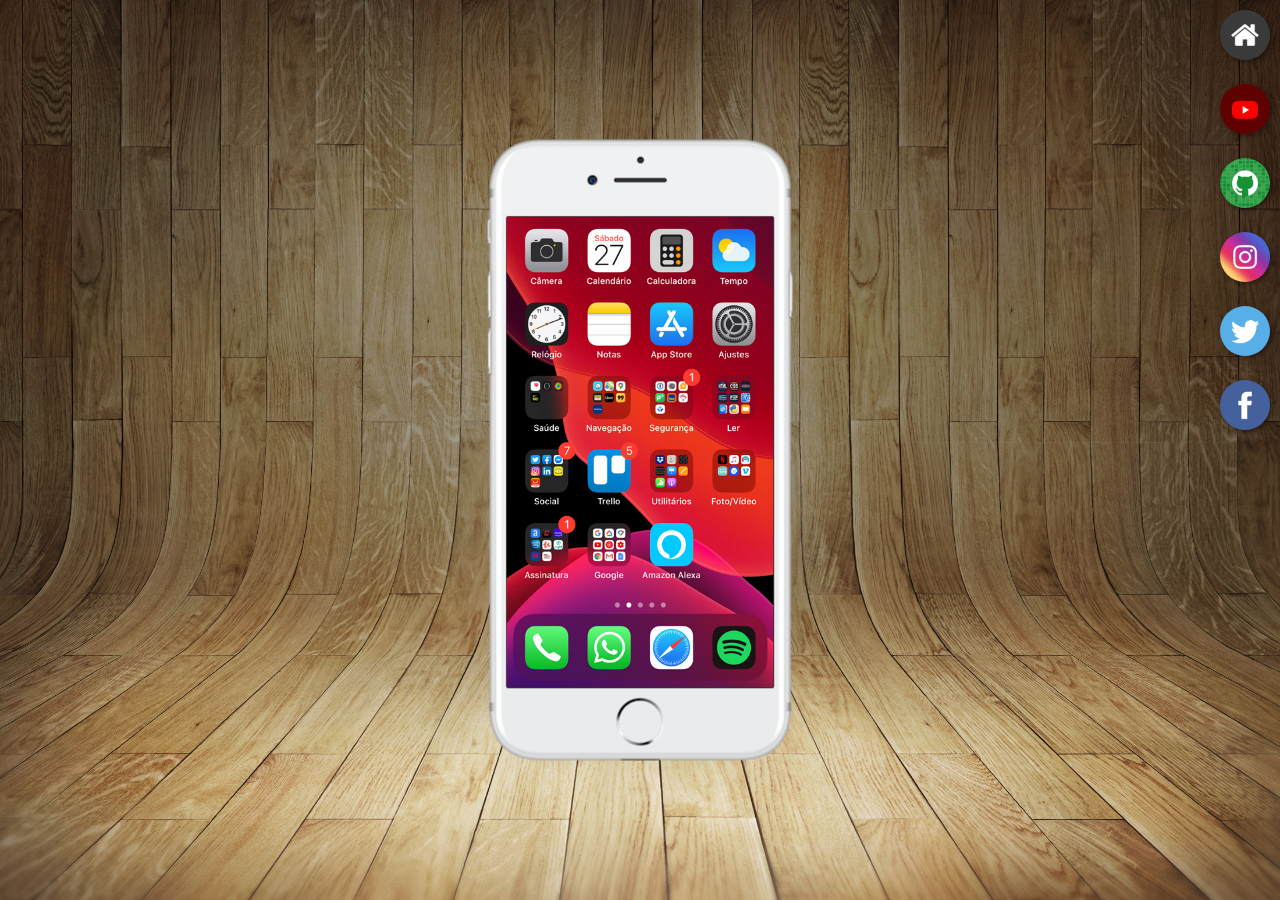
<file: index.html>
<!DOCTYPE html>
<html lang="pt-br">
<head>
    <meta charset="UTF-8">
    <meta http-equiv="X-UA-Compatible" content="IE=edge">
    <meta name="viewport" content="width=device-width, initial-scale=1.0">
    <title>Projeto Redes Sociais</title>
    <link rel="shortcut icon" href="favicon.ico" type="image/x-icon">
    <link rel="stylesheet" href="estilos/style.css">
</head>
<body>
    <main>
        <section id="telefone">
            <iframe src="home.html" name="tela" id="tela" frameborder="0">
                Seu navegador não é compatível com isso.
            </iframe>
        </section>

        <section id="redes-sociais">
            <a href="home.html" target="tela"><img src="imagens/logo-home.jpg" alt="Home"></a><br>
            <a href="youtube.html" target="tela"><img src="imagens/logo-youtube.jpg" alt="YouTube"></a><br>
            <a href="github.html" target="tela"><img src="imagens/logo-github.jpg" alt="GitHub"></a><br>
            <a href="instagram.html" target="tela"><img src="imagens/logo-instagram.jpg" alt="Instagram"></a><br>
            <a href="twitter.html" target="tela"><img src="imagens/logo-twitter.jpg" alt="Twitter"></a><br>
            <a href="facebook.html" target="tela"><img src="imagens/logo-facebook.jpg" alt="Facebook"></a>

        </section>
    </main>
    
</body>
</html>
</file>
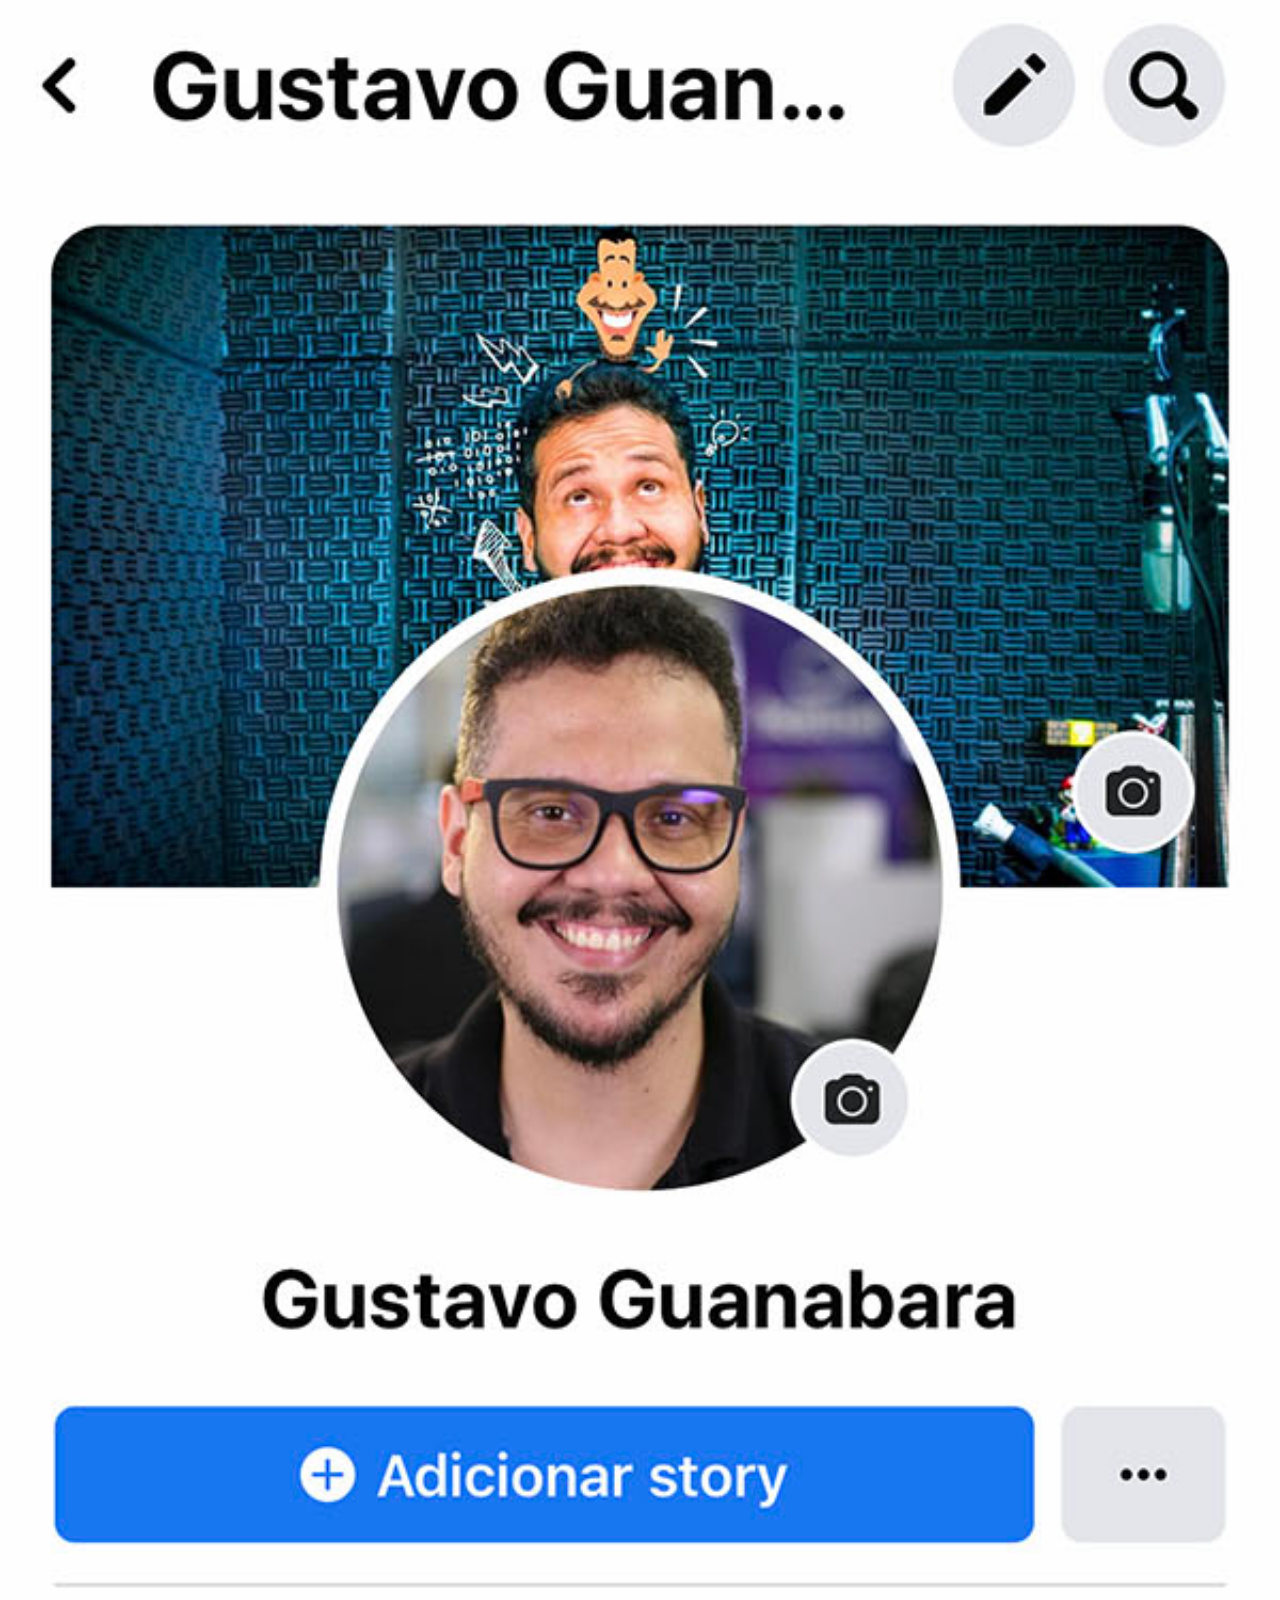
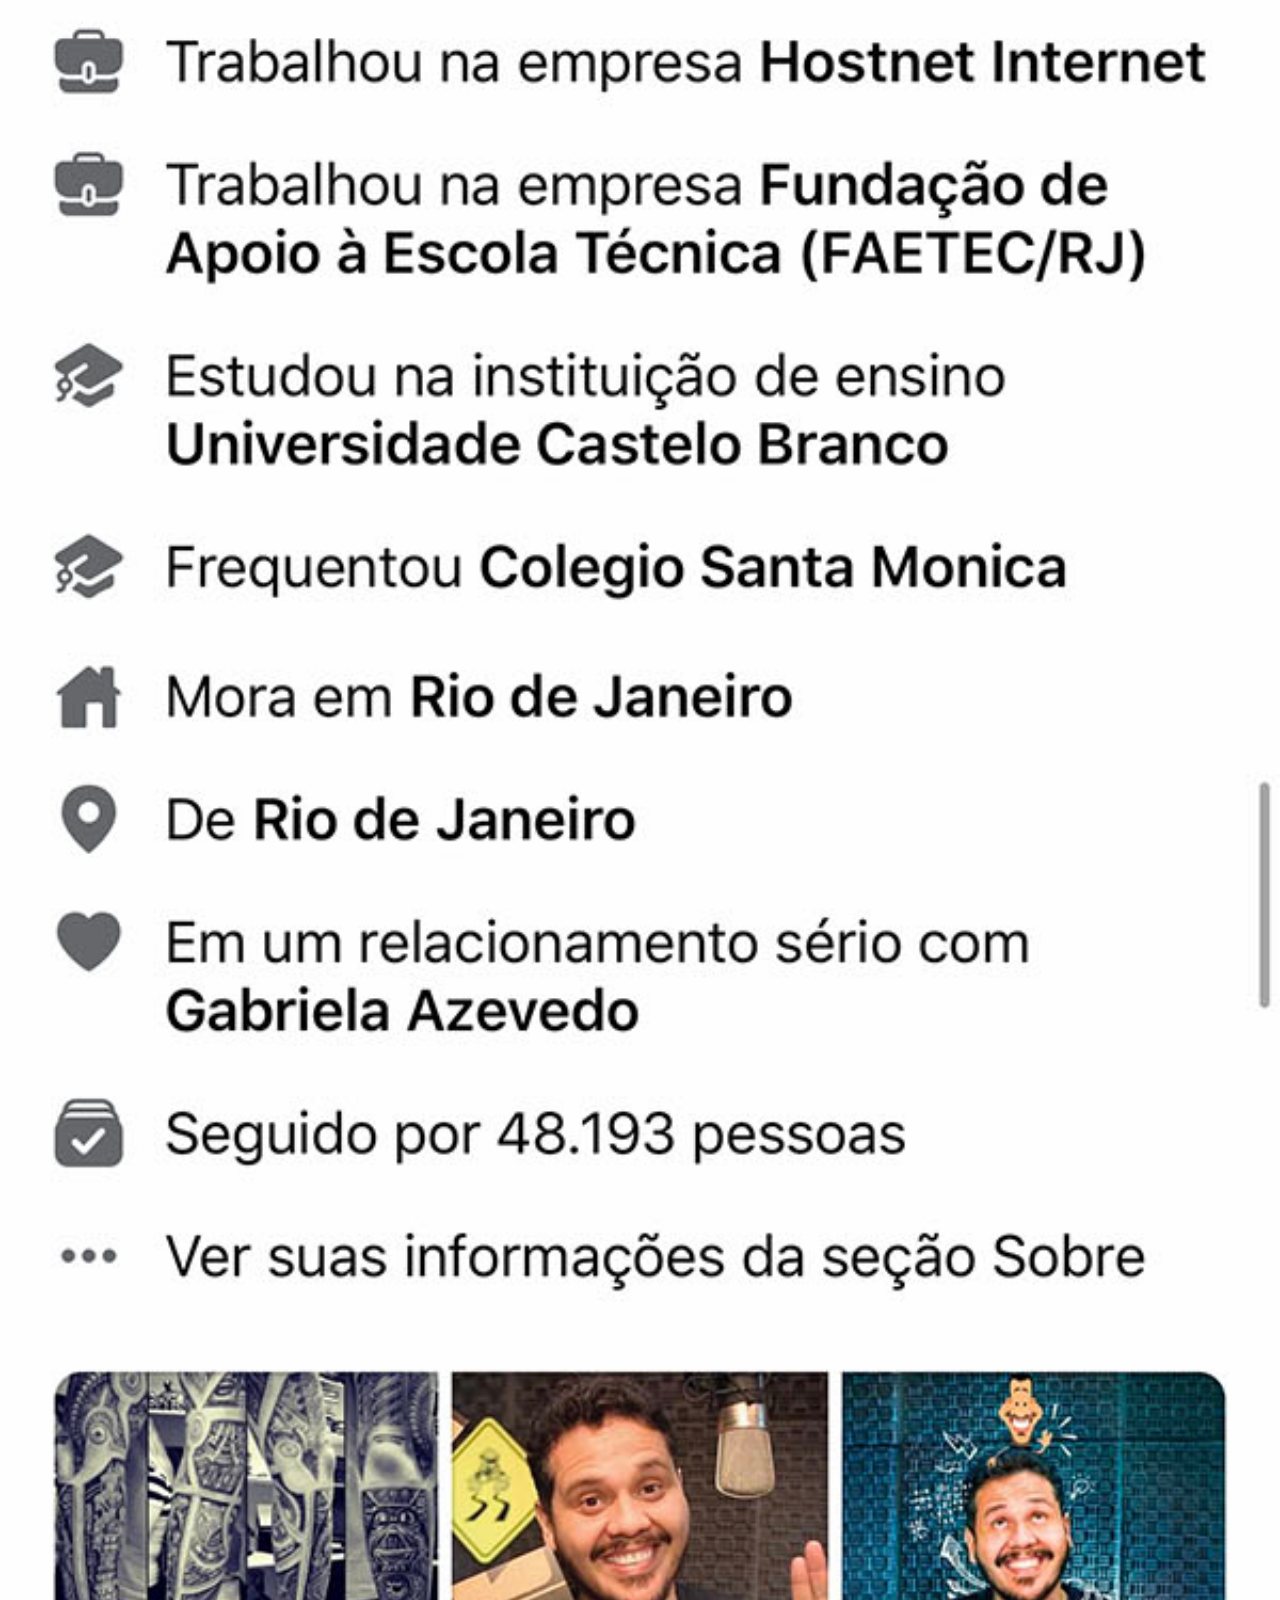
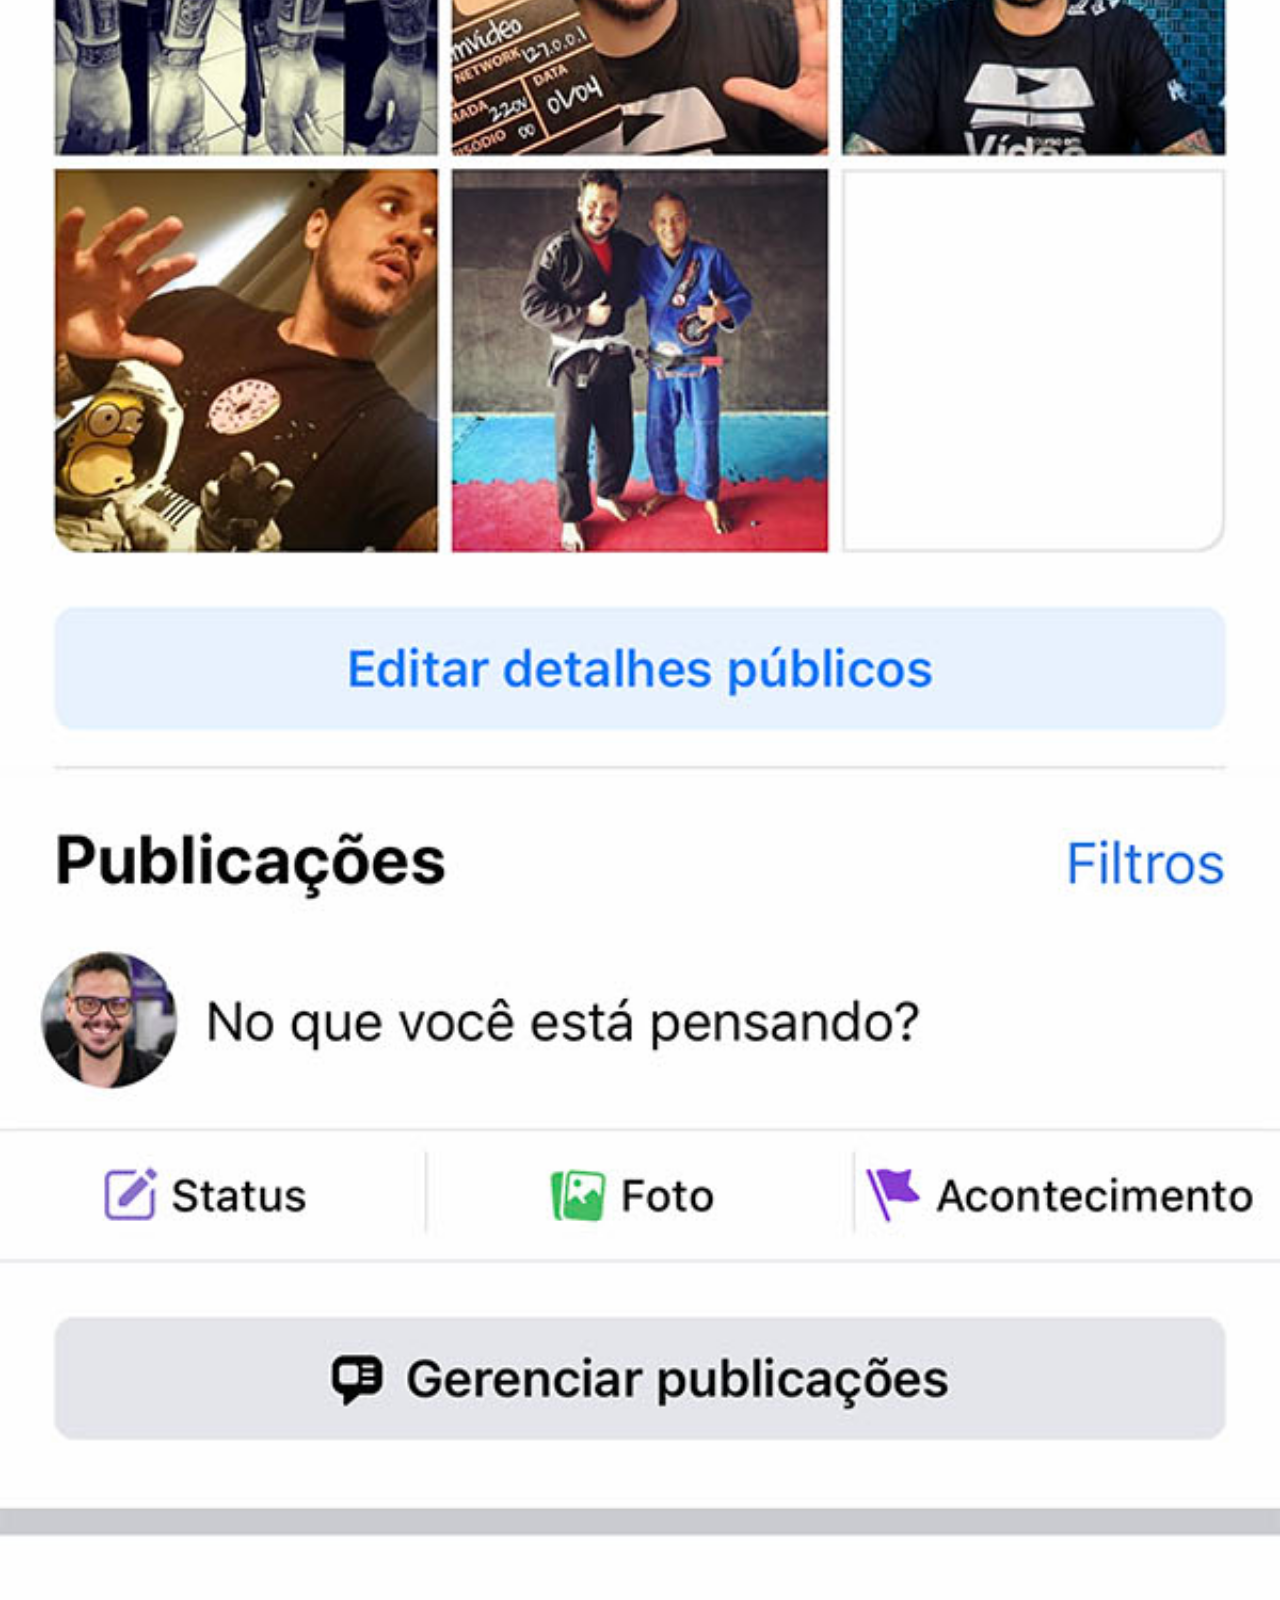
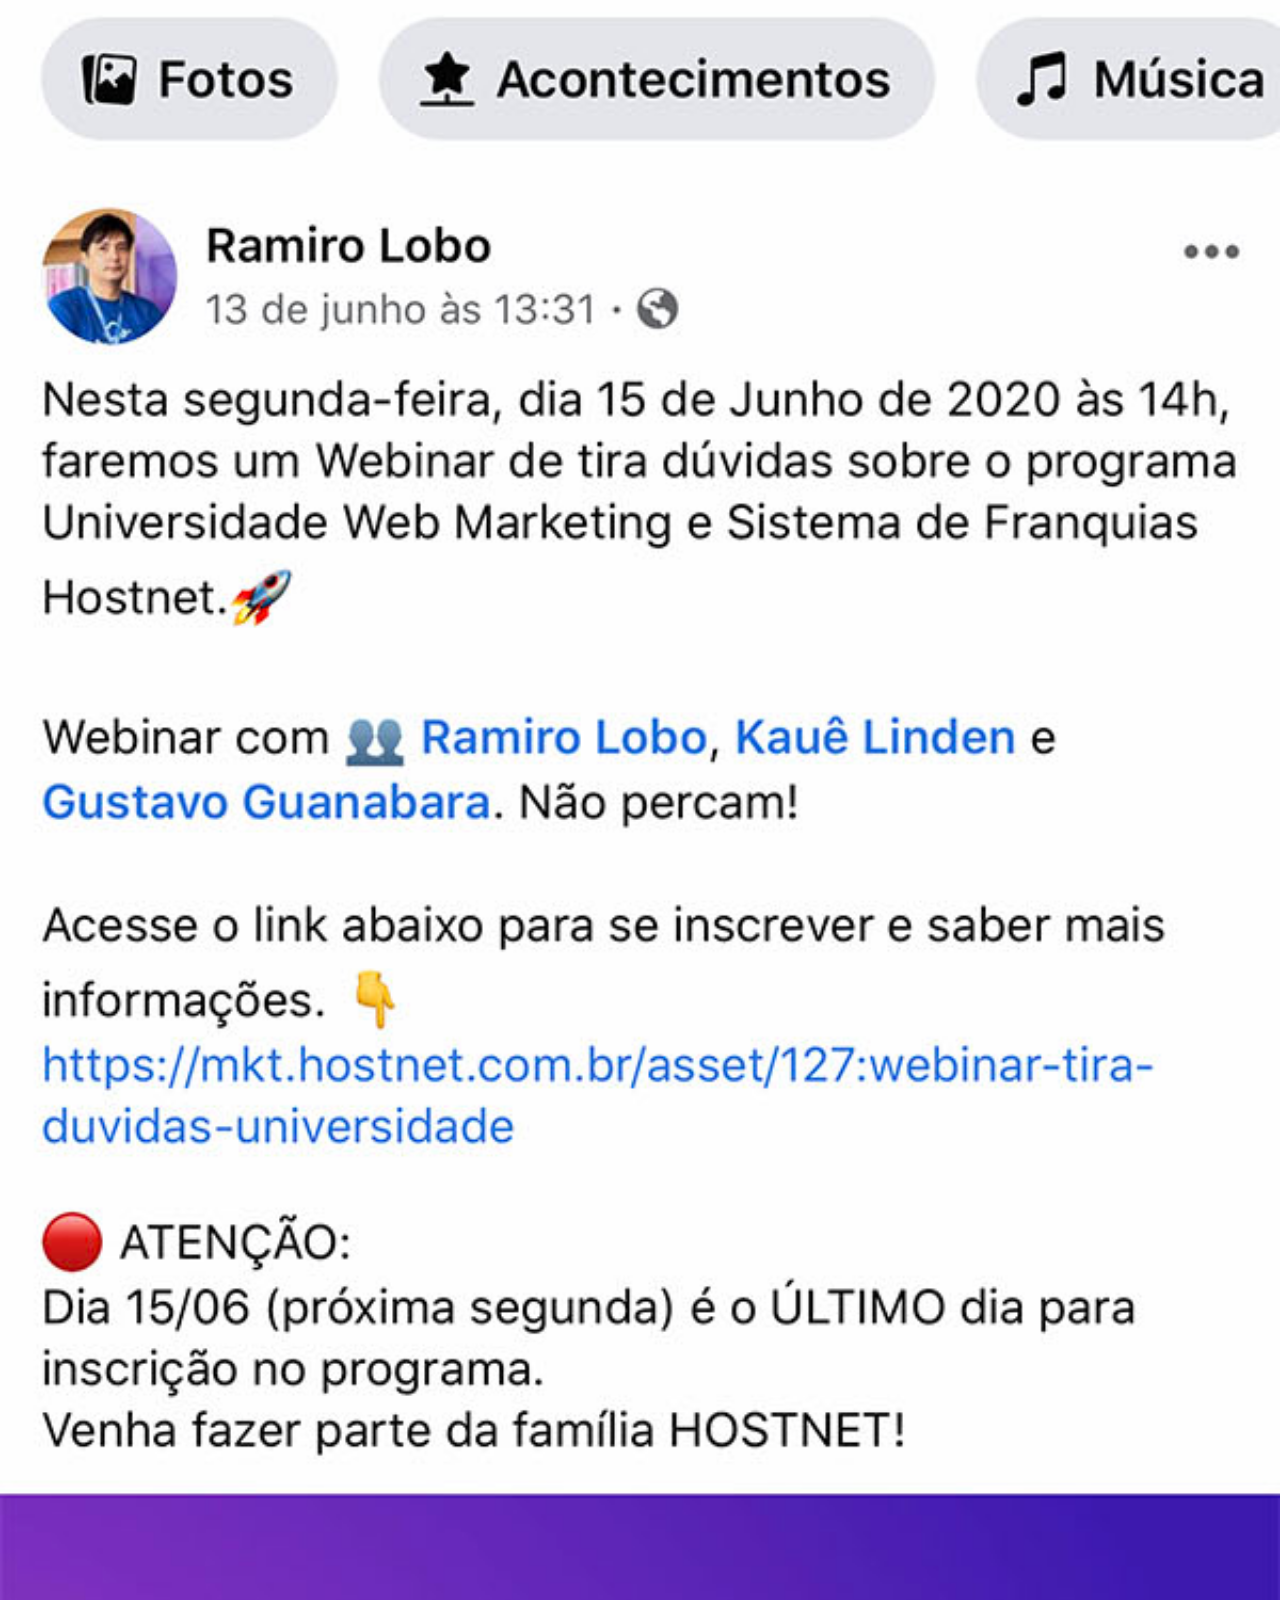
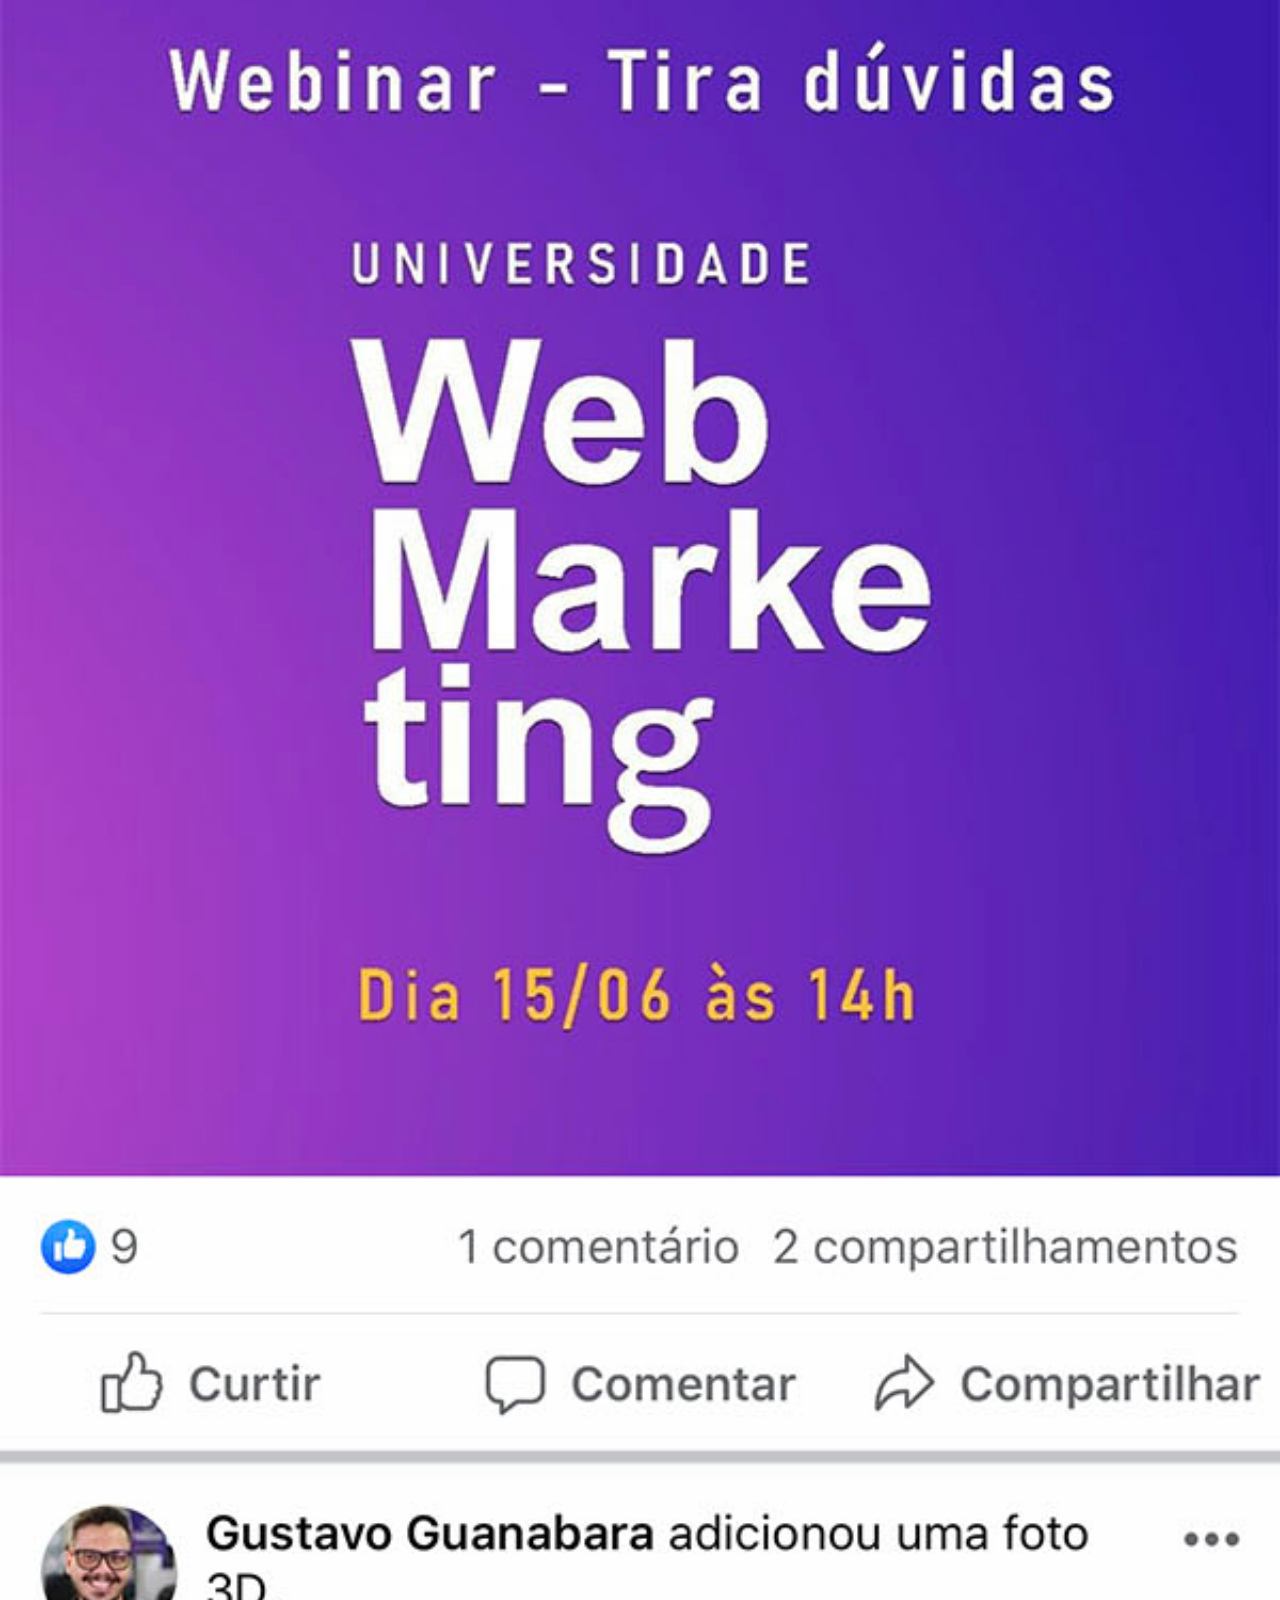
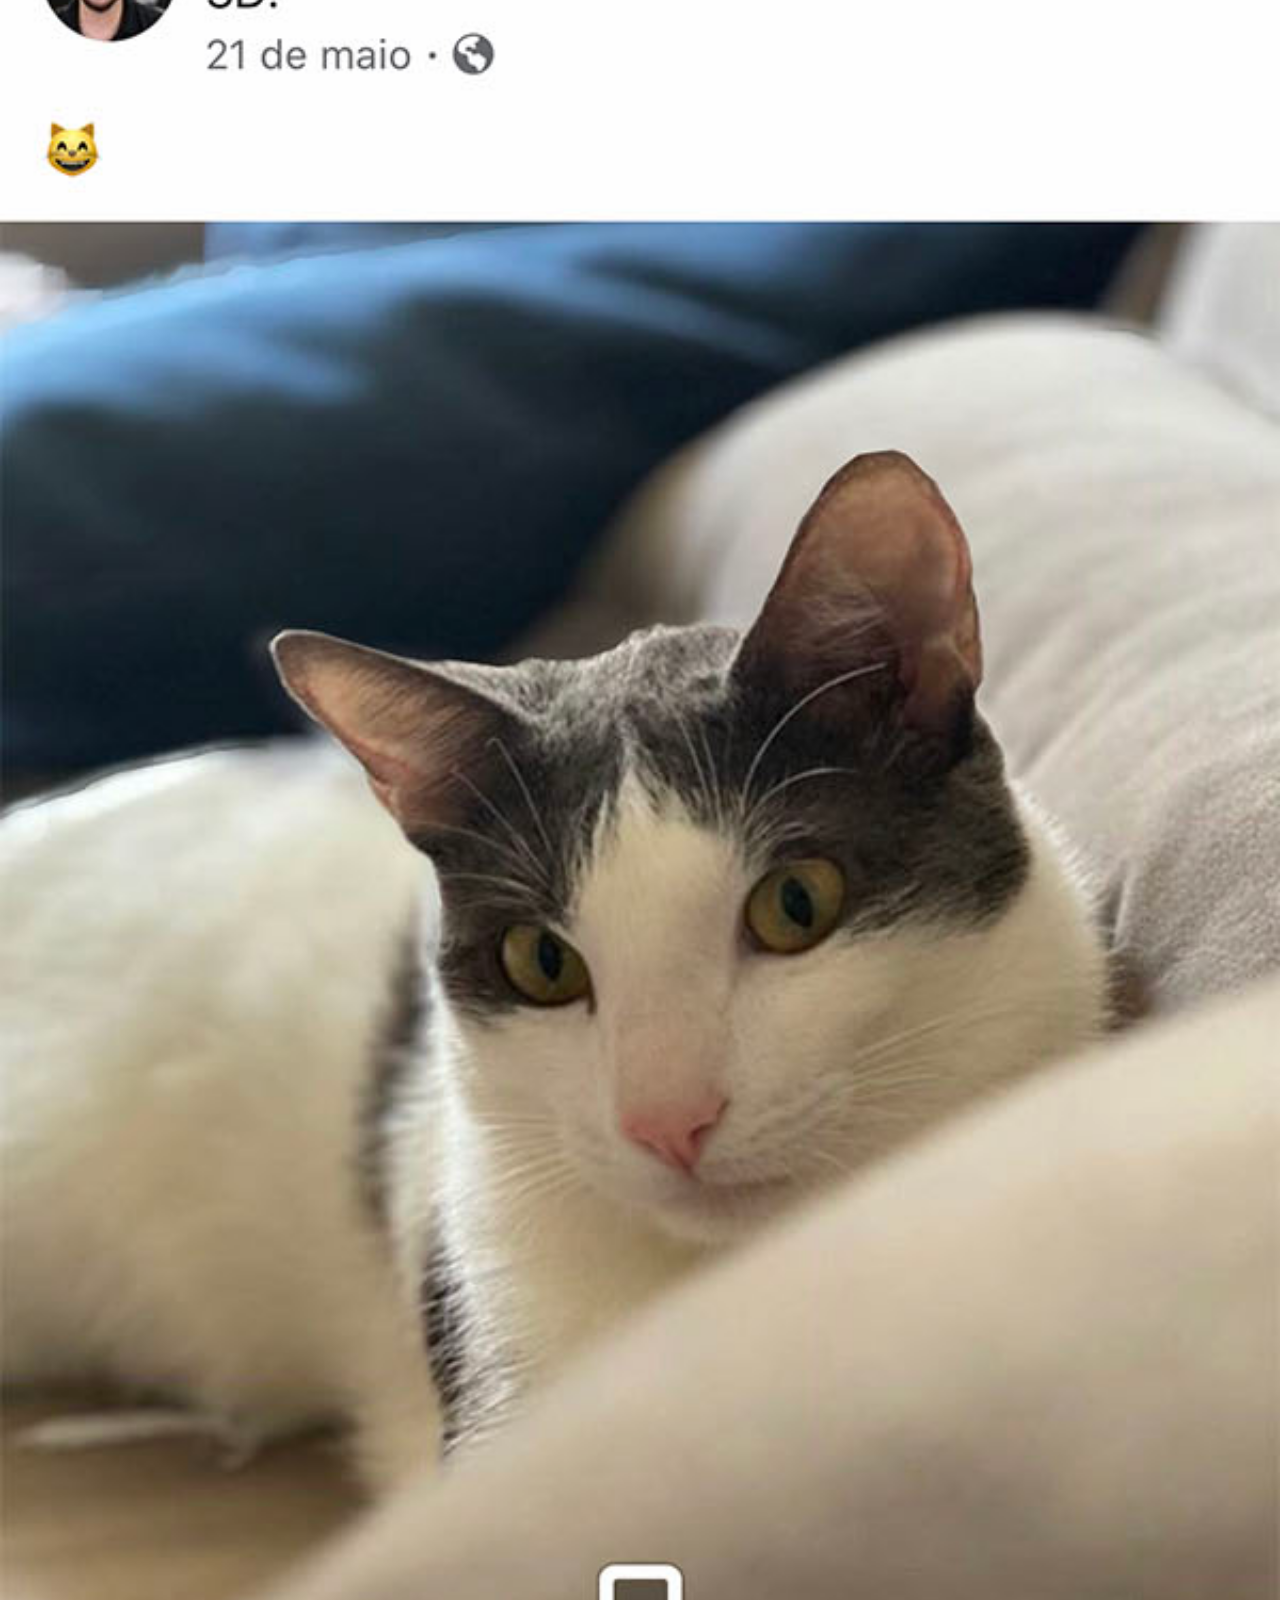
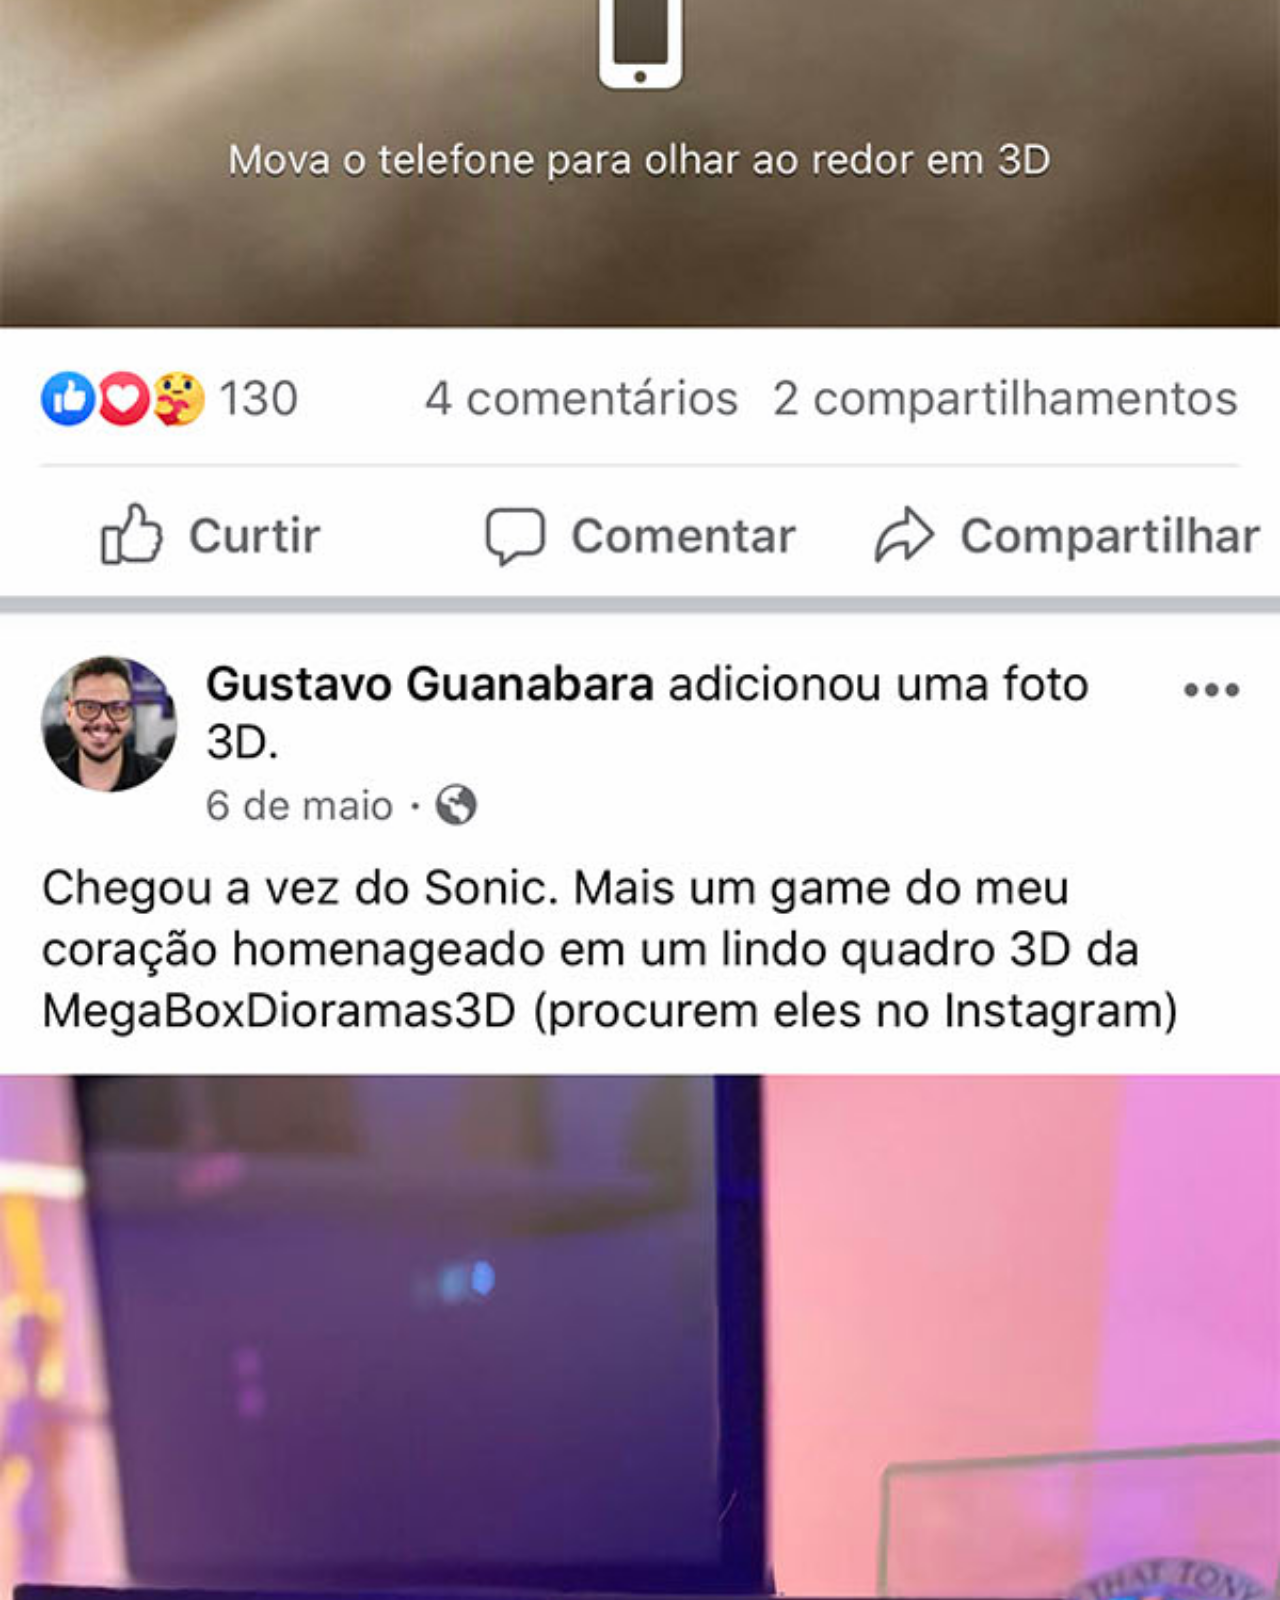
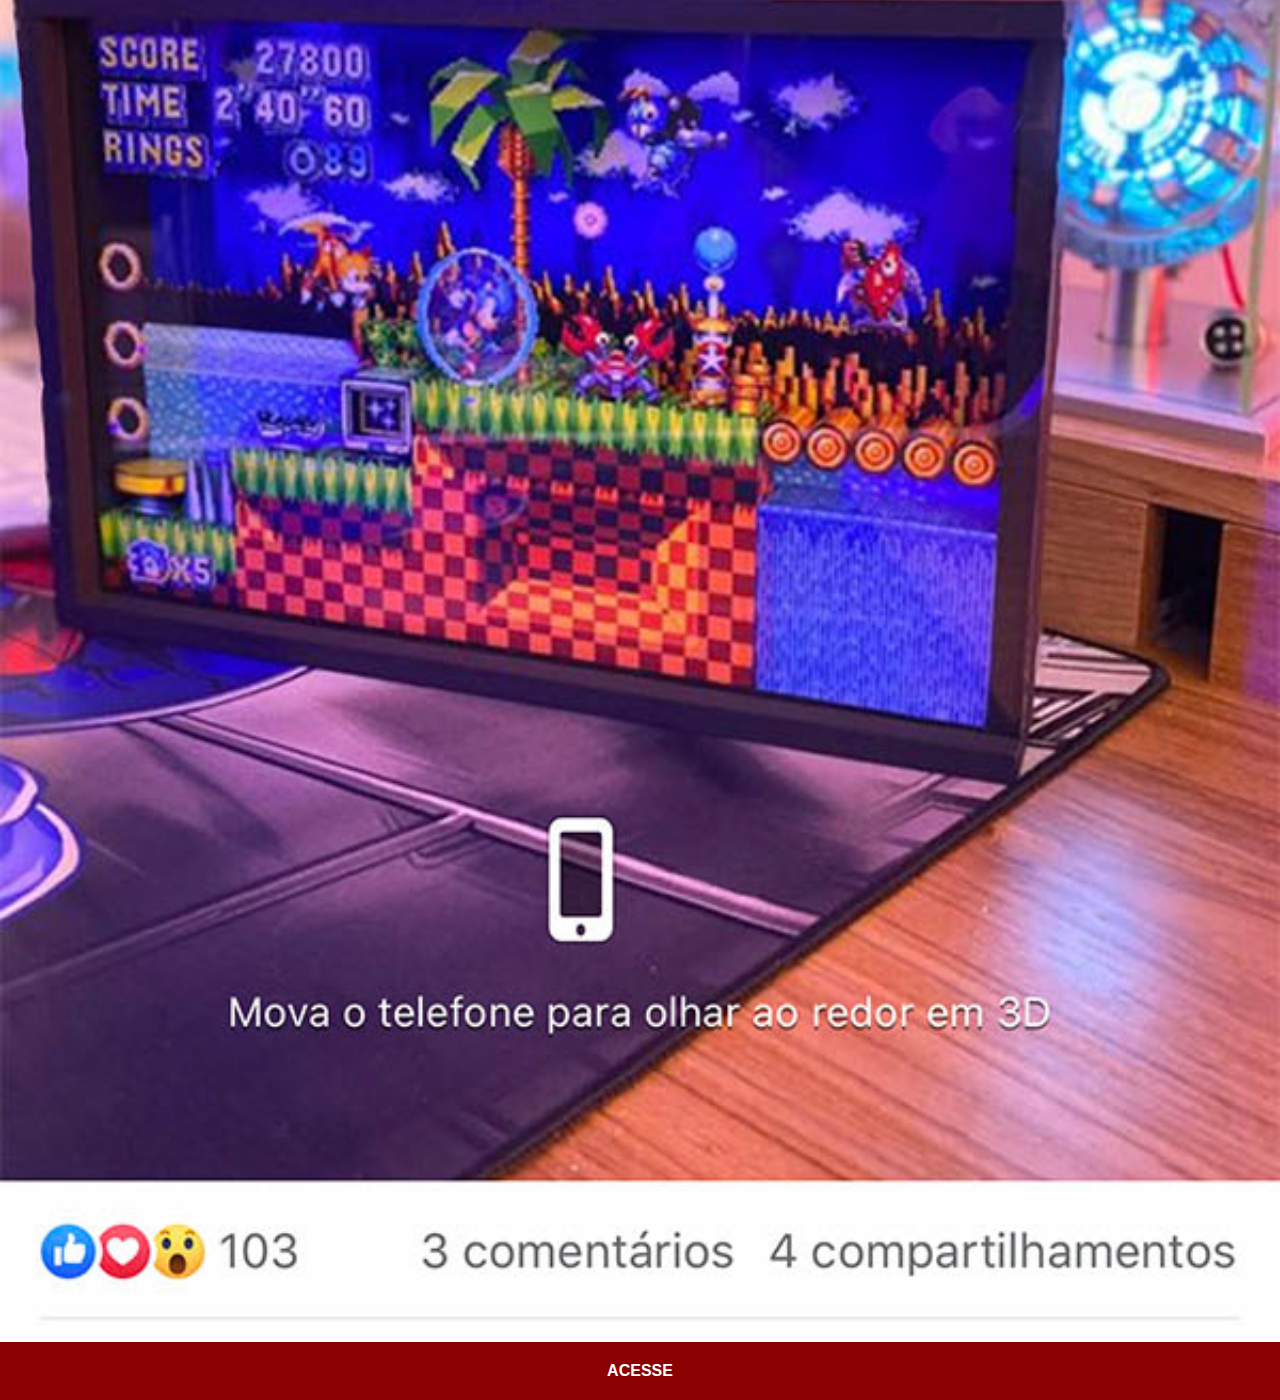
<file: facebook.html>
<!DOCTYPE html>
<html lang="pt-br">
<head>
    <meta charset="UTF-8">
    <meta http-equiv="X-UA-Compatible" content="IE=edge">
    <meta name="viewport" content="width=device-width, initial-scale=1.0">
    <title>Facebook</title>
    <link rel="stylesheet" href="estilos/social.css">
</head>
<body>
    <img src="imagens/tela-facebook.jpg" alt="Facebook">
    <a href="https://pt-br.facebook.com/gustavoguanabara/" target="_blank">ACESSE</a>
    
</body>
</html>
</file>
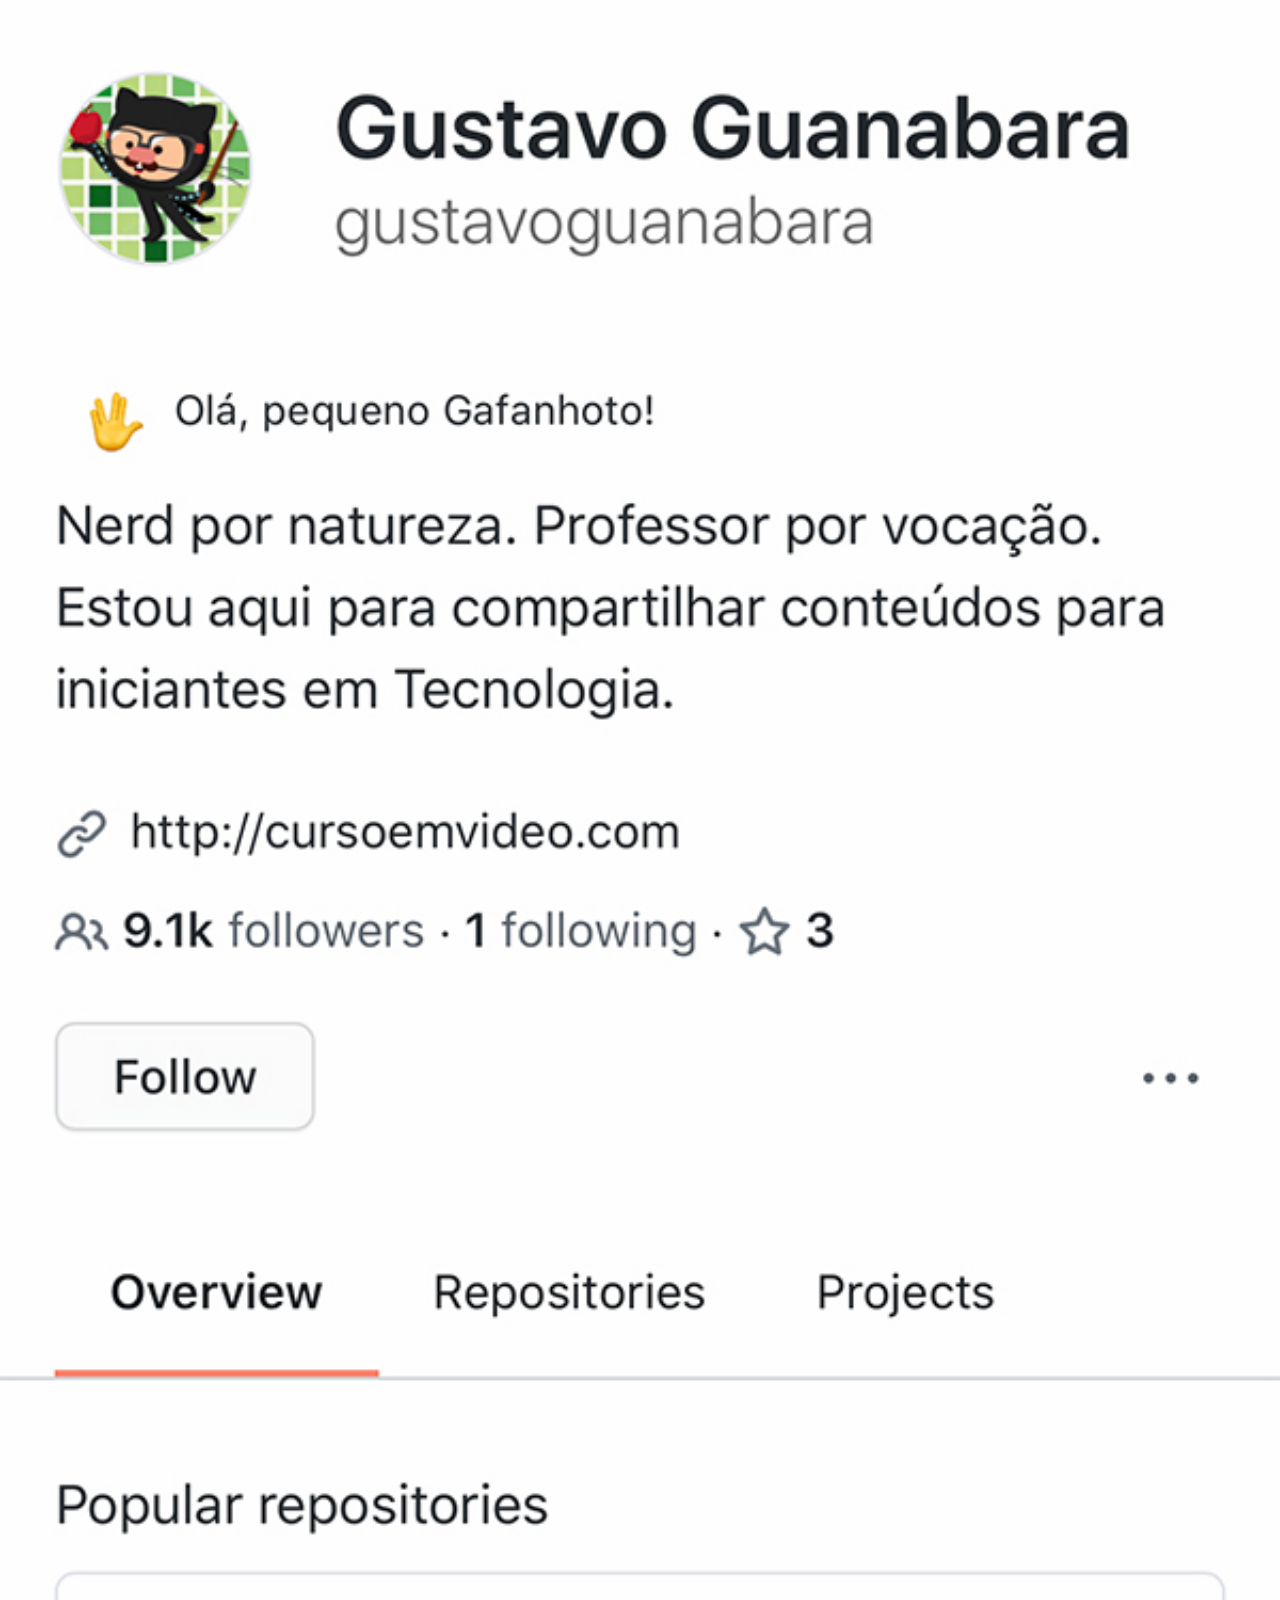
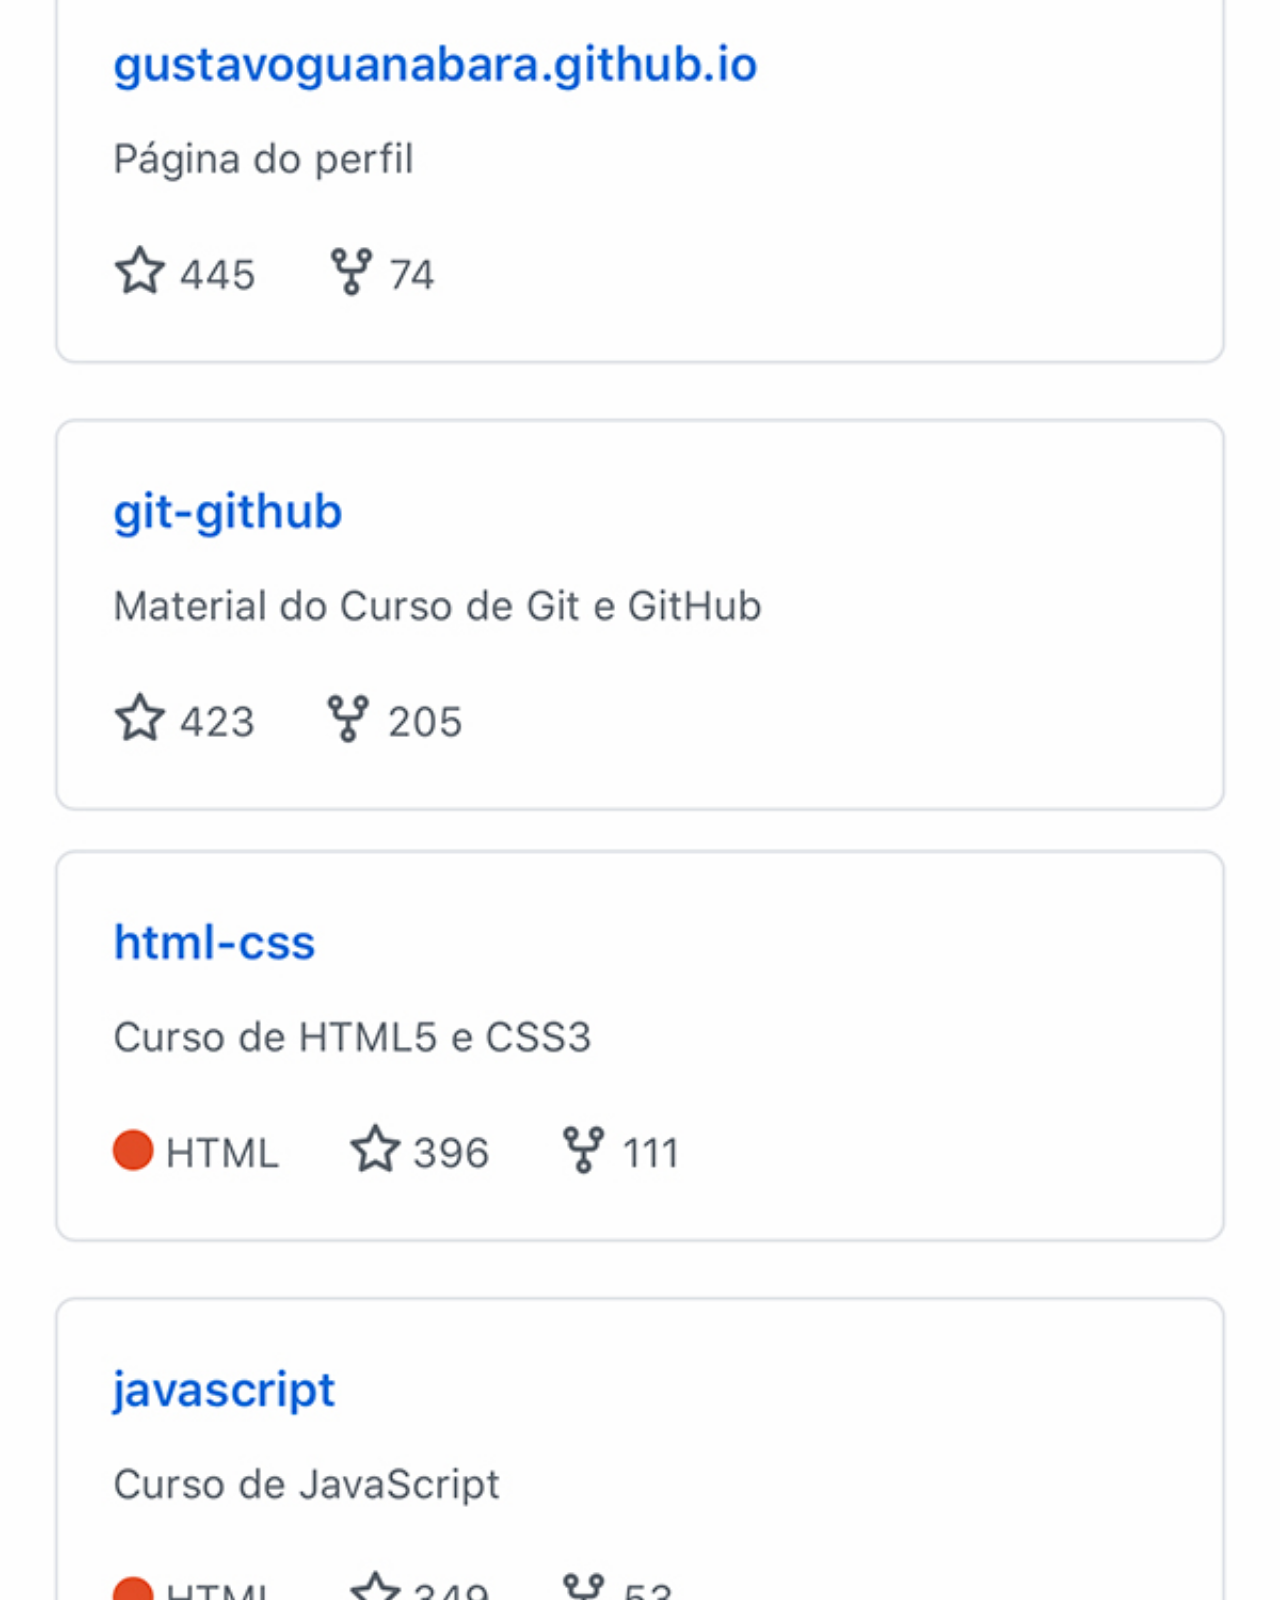
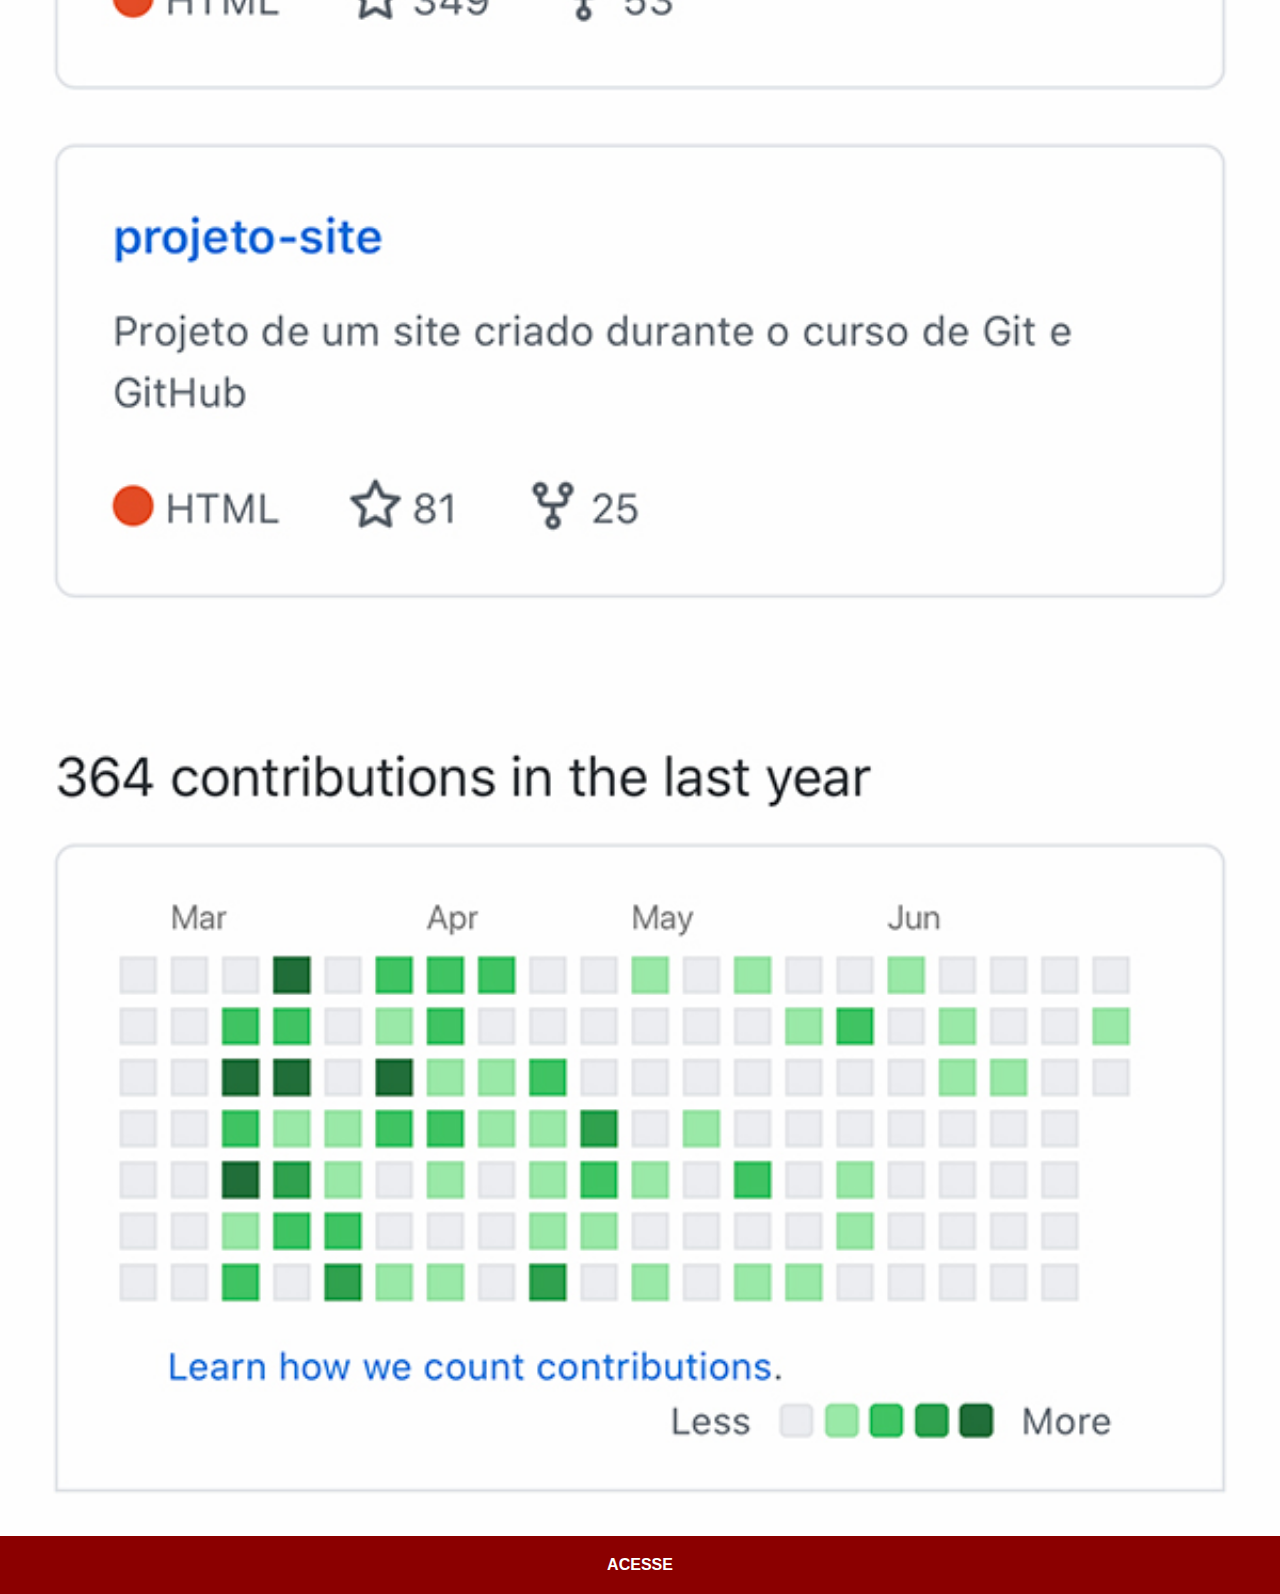
<file: github.html>
<!DOCTYPE html>
<html lang="pt-br">
<head>
    <meta charset="UTF-8">
    <meta http-equiv="X-UA-Compatible" content="IE=edge">
    <meta name="viewport" content="width=device-width, initial-scale=1.0">
    <title>GitHub</title>
    <link rel="stylesheet" href="estilos/social.css">
</head>
<body>
    <img src="imagens/tela-github.jpg" alt="GitHub">
    <a href="https://github.com/gustavoguanabara" target="_blank">ACESSE</a>
    
</body>
</html>
</file>
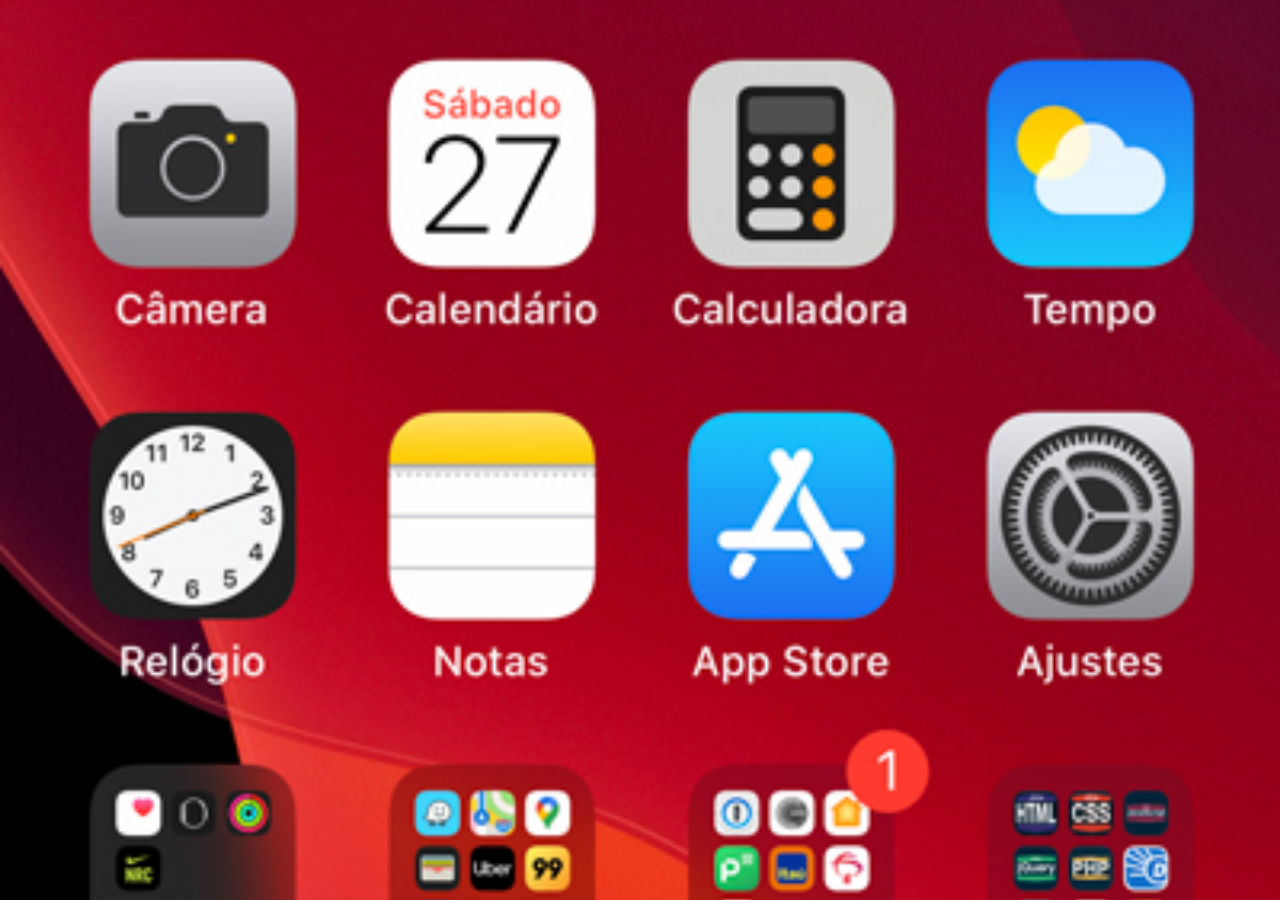
<file: home.html>
<!DOCTYPE html>
<html lang="pt-br">
<head>
    <meta charset="UTF-8">
    <meta http-equiv="X-UA-Compatible" content="IE=edge">
    <meta name="viewport" content="width=device-width, initial-scale=1.0">
    <title>Home</title>
</head>
<style>
    *{
        margin: 0px;
        padding: 0px;
    }

    body{
        height: 100vh;
        width: 100vw;
        background: black url('imagens/tela-home.jpg') no-repeat top center;
        background-size: cover;
    }
</style>
<body>
    
</body>
</html>
</file>
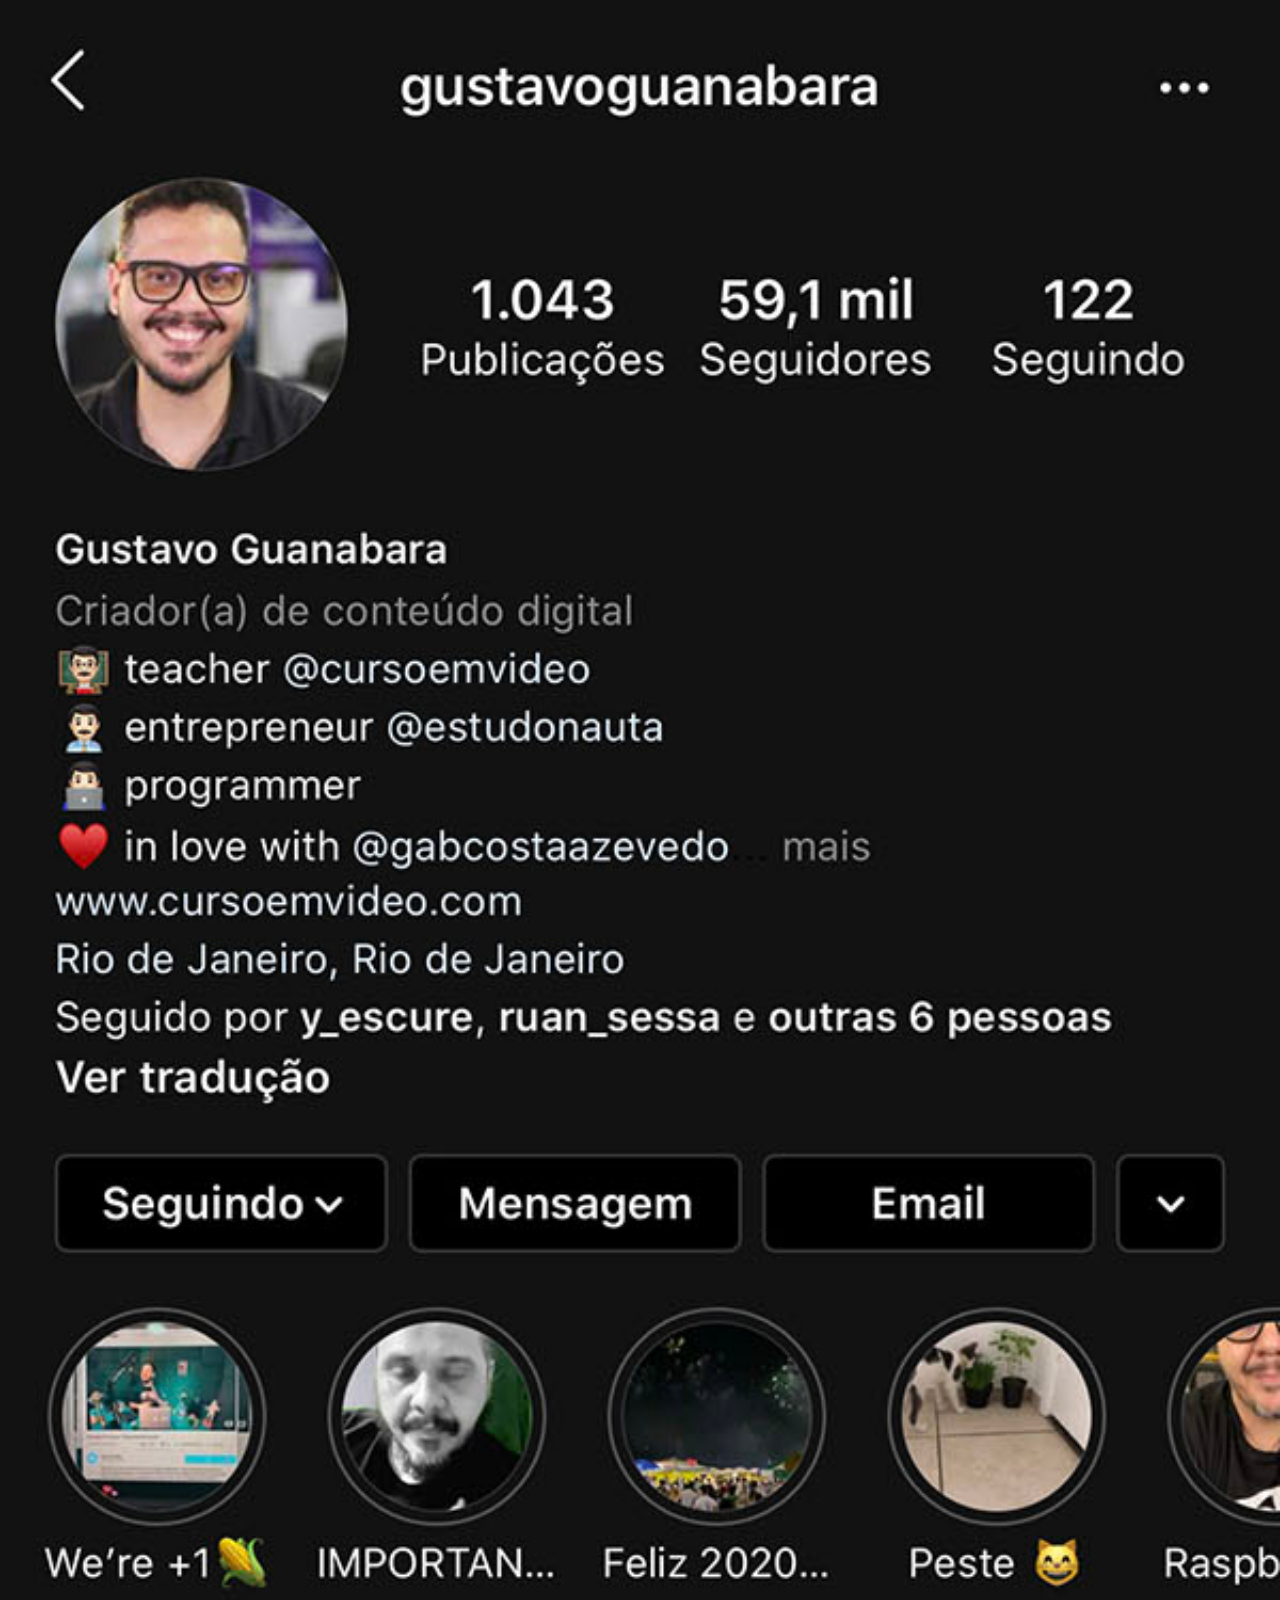
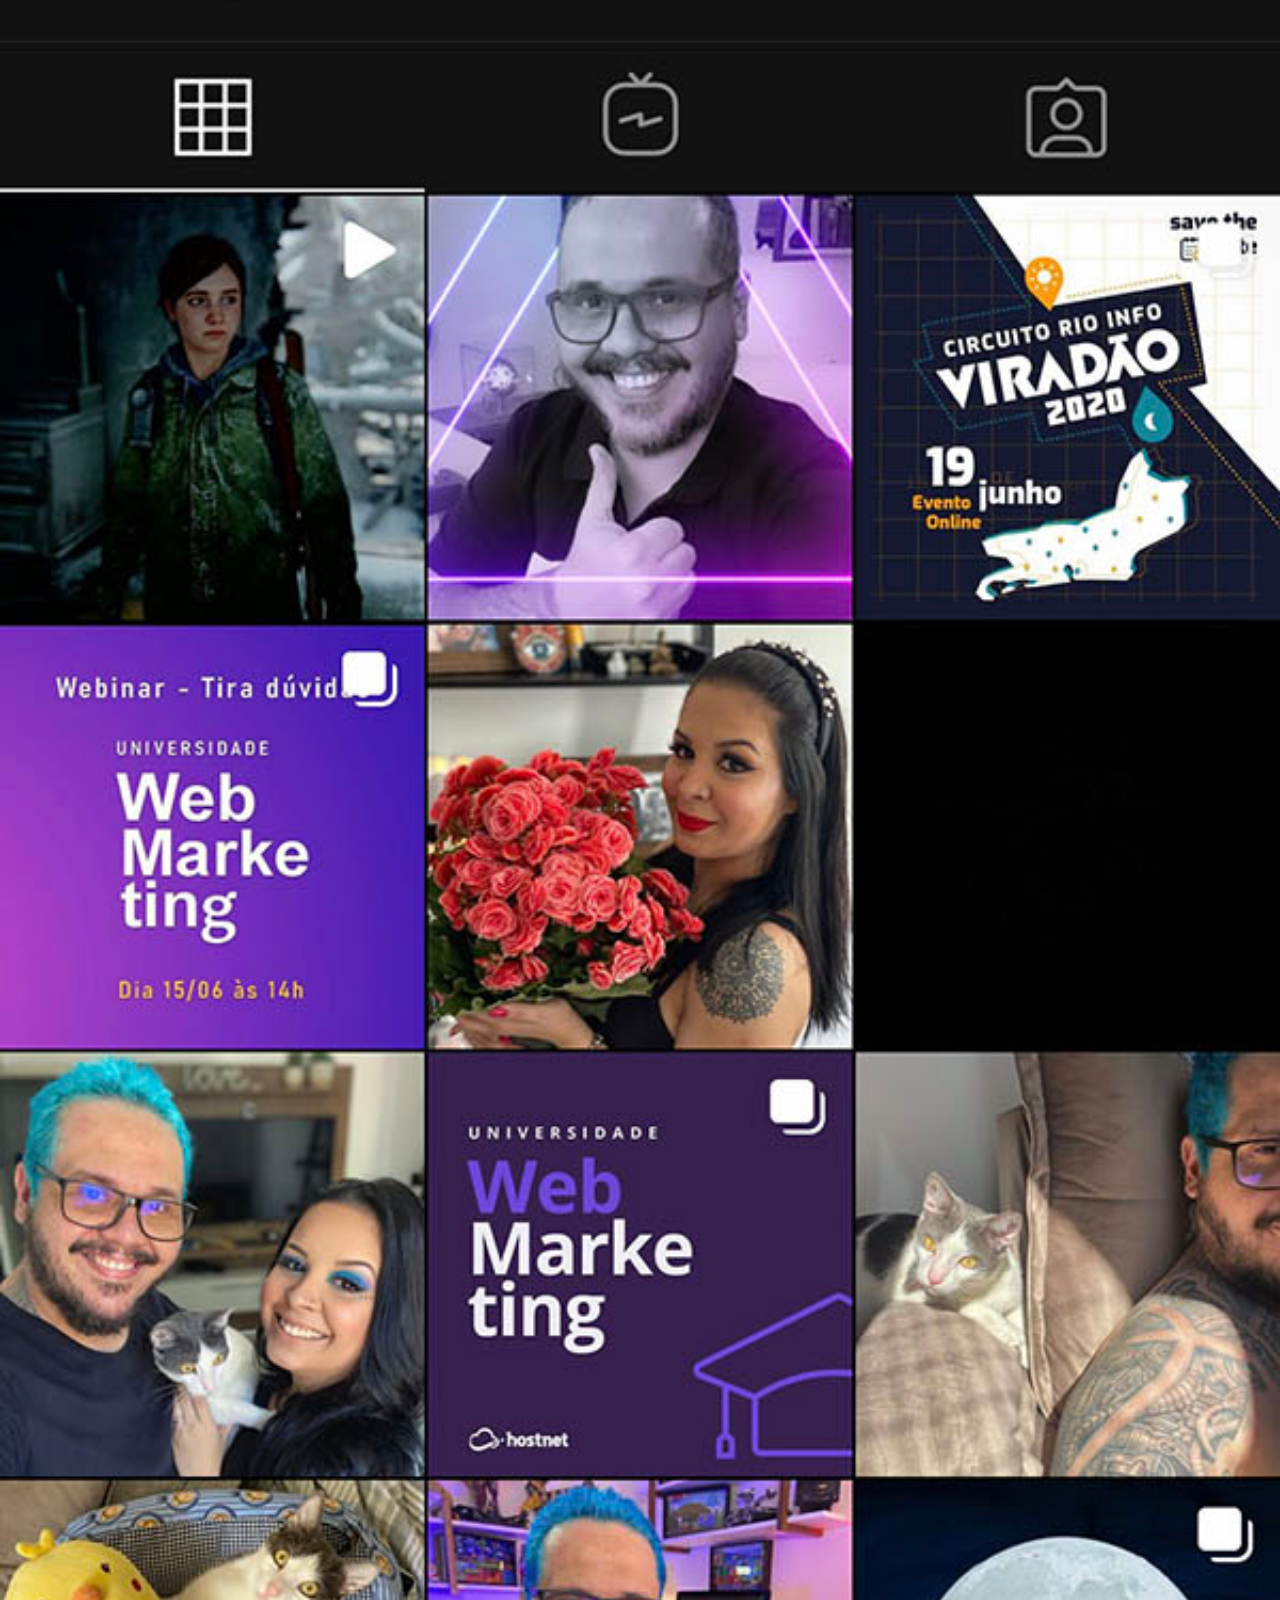
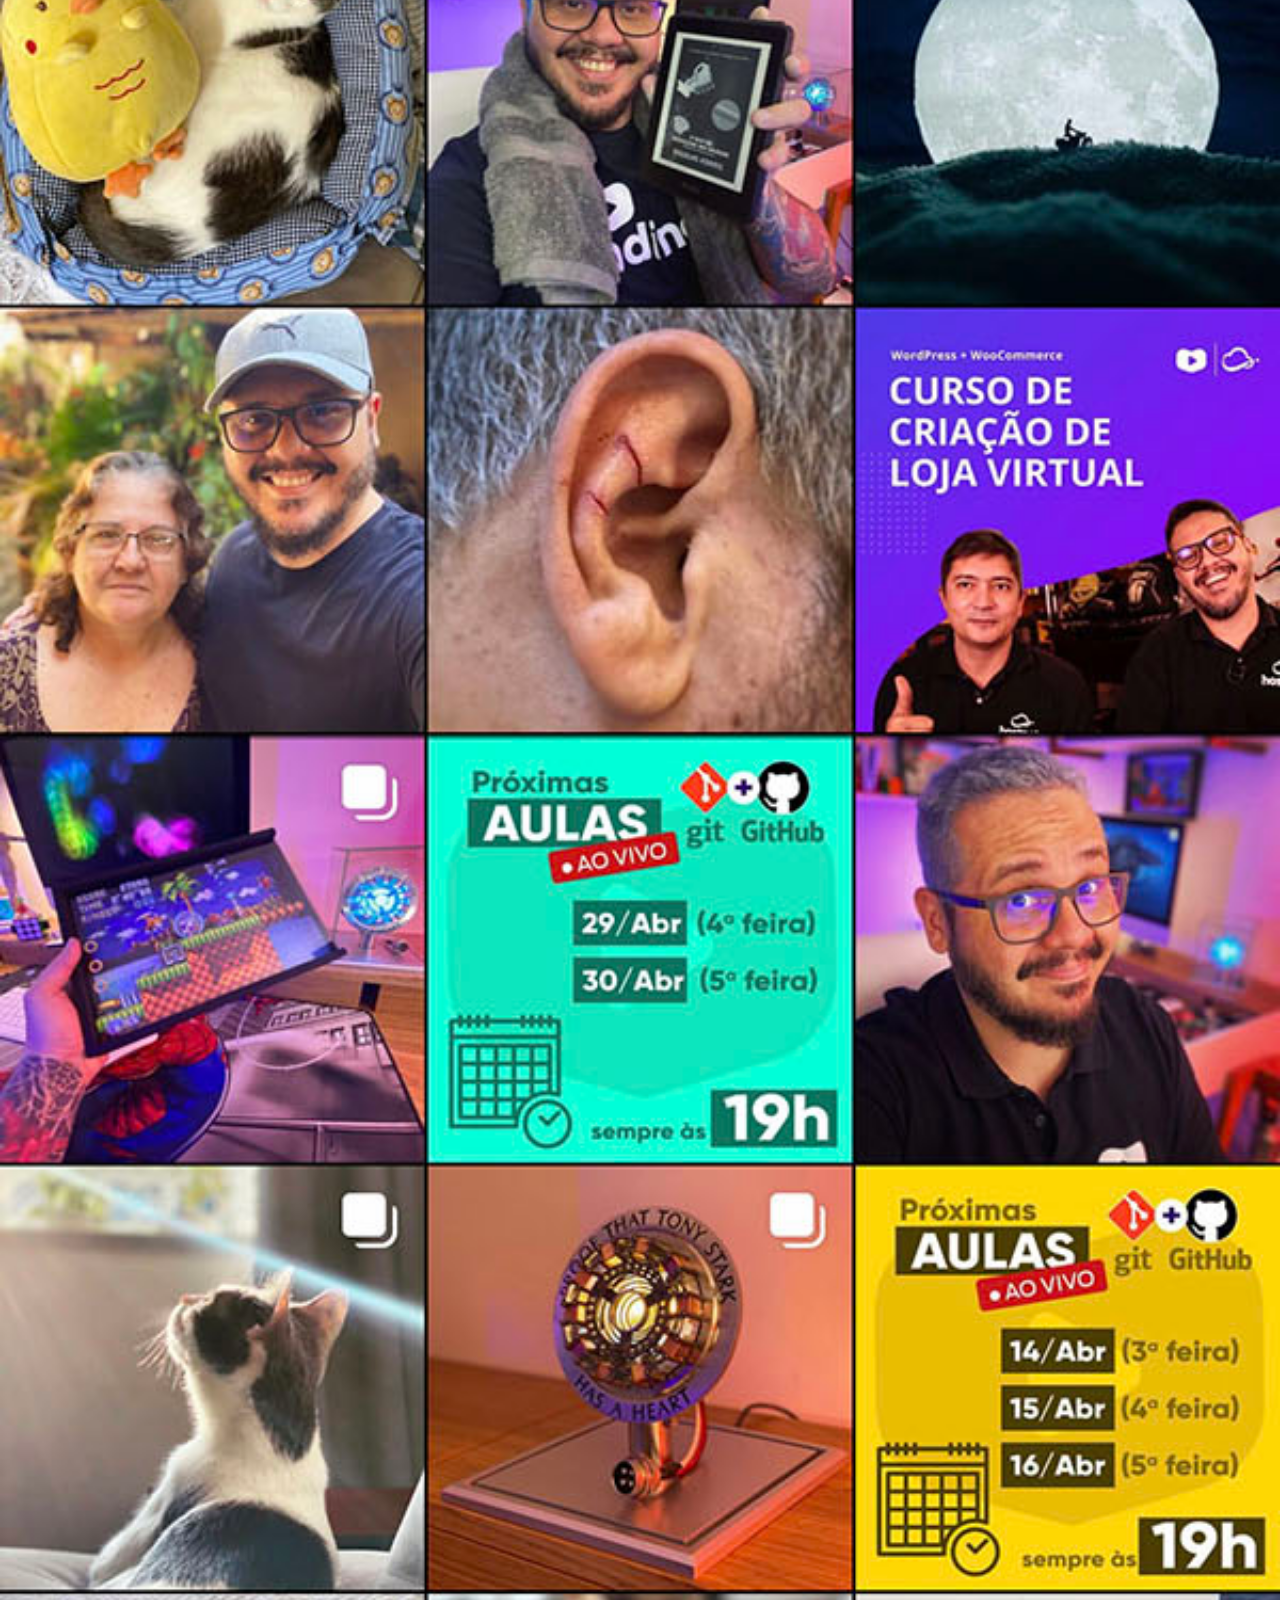
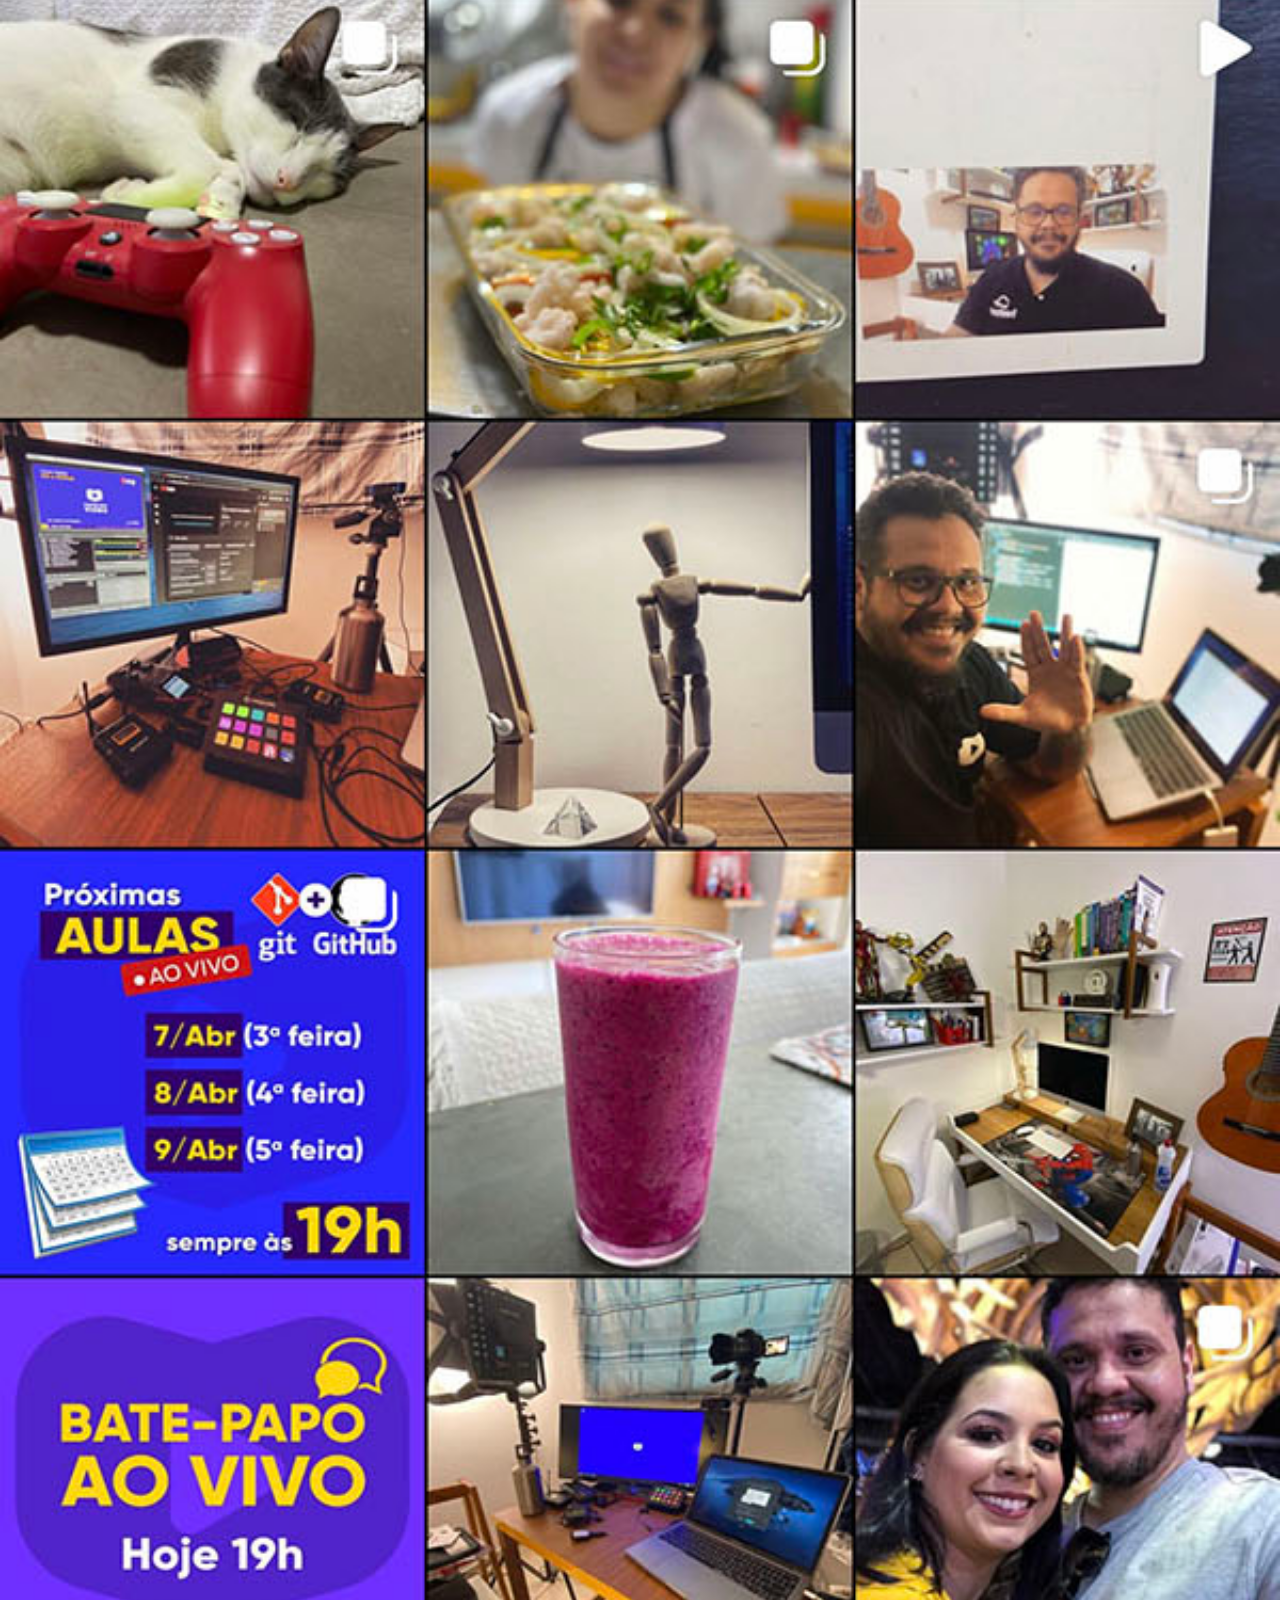
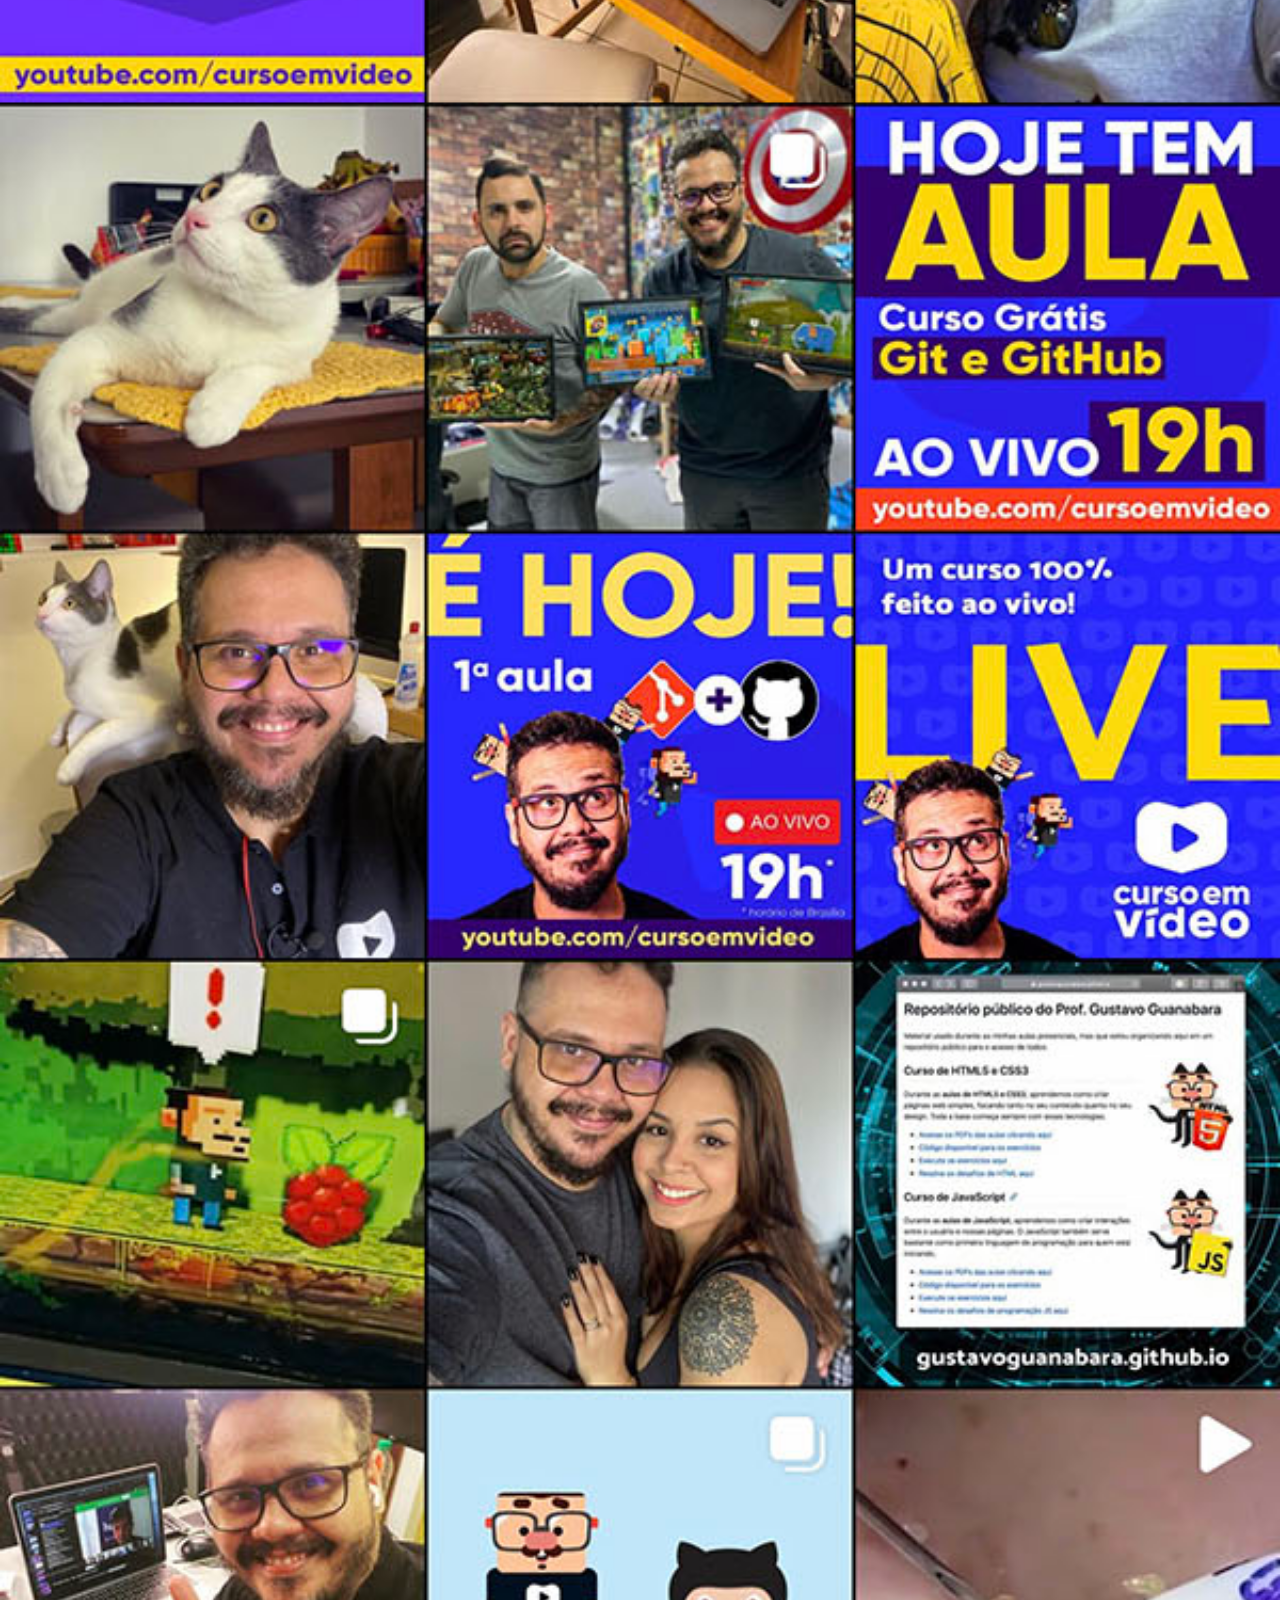
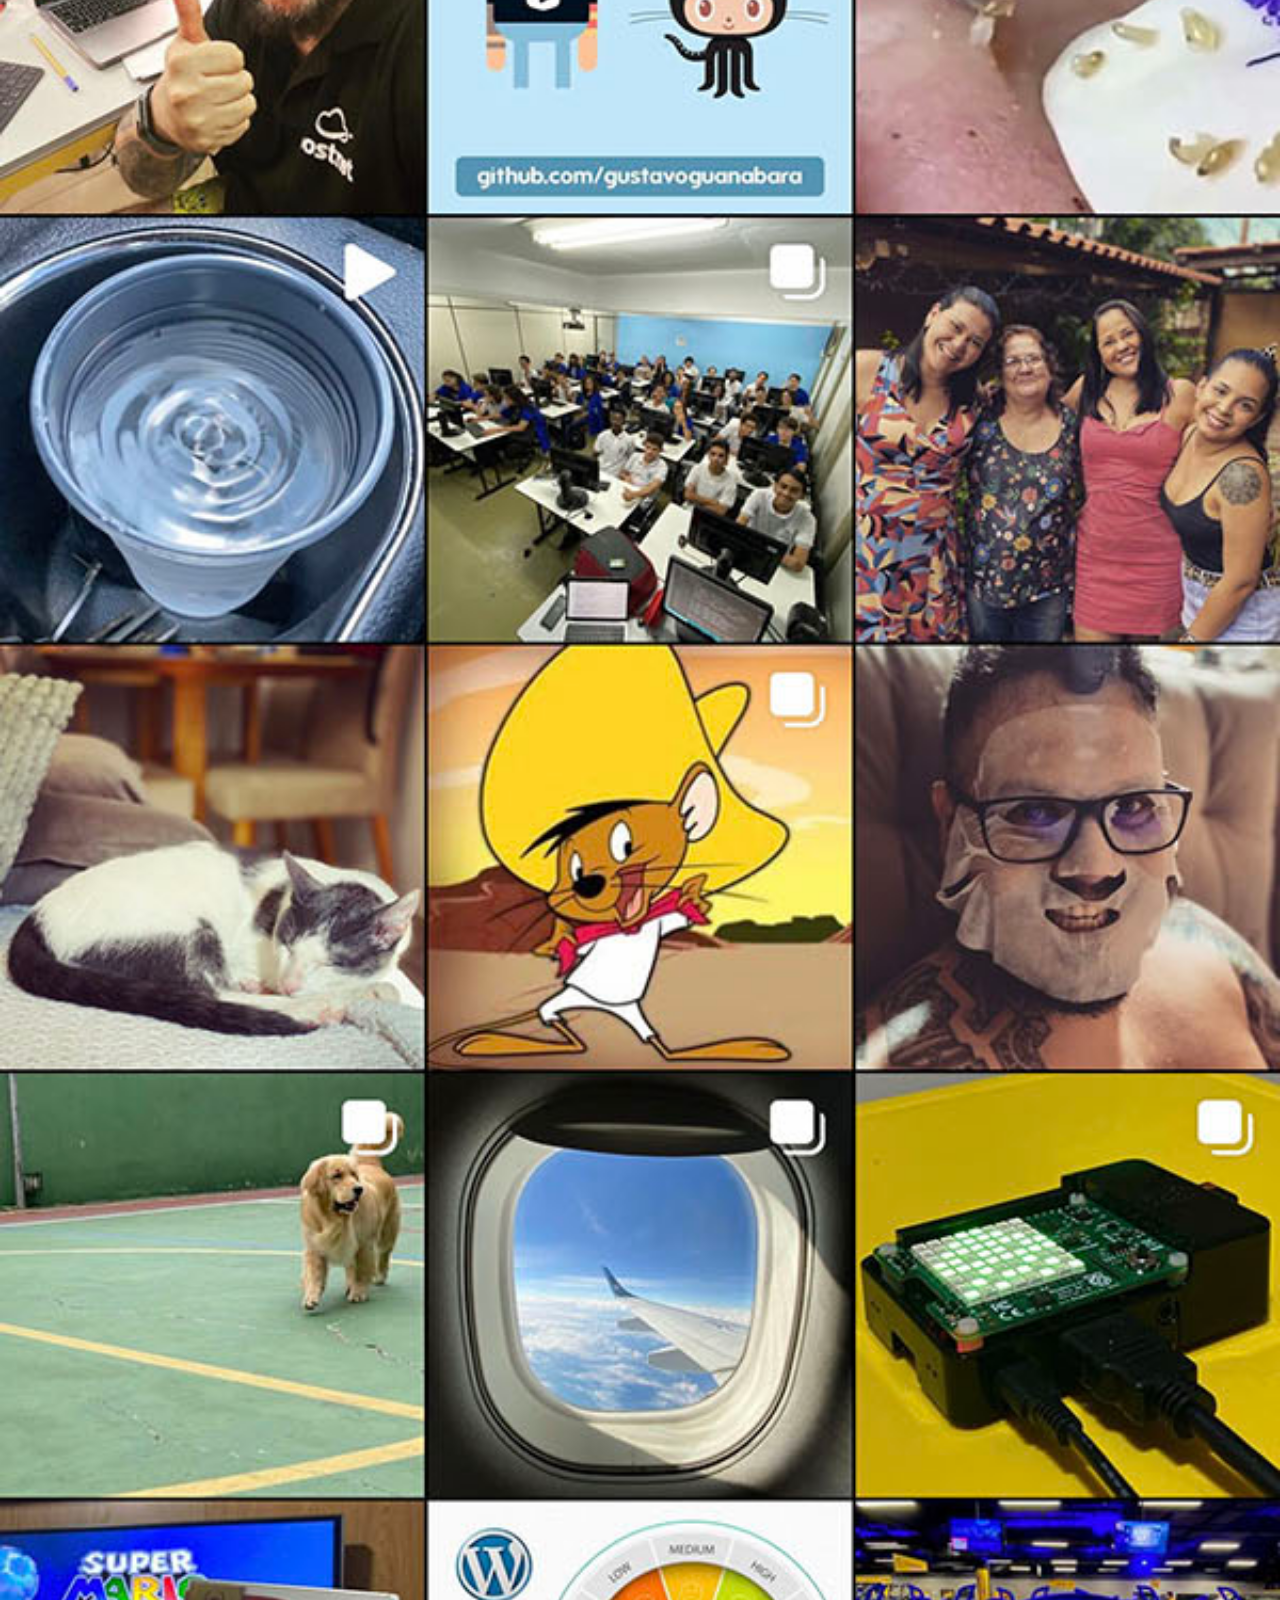
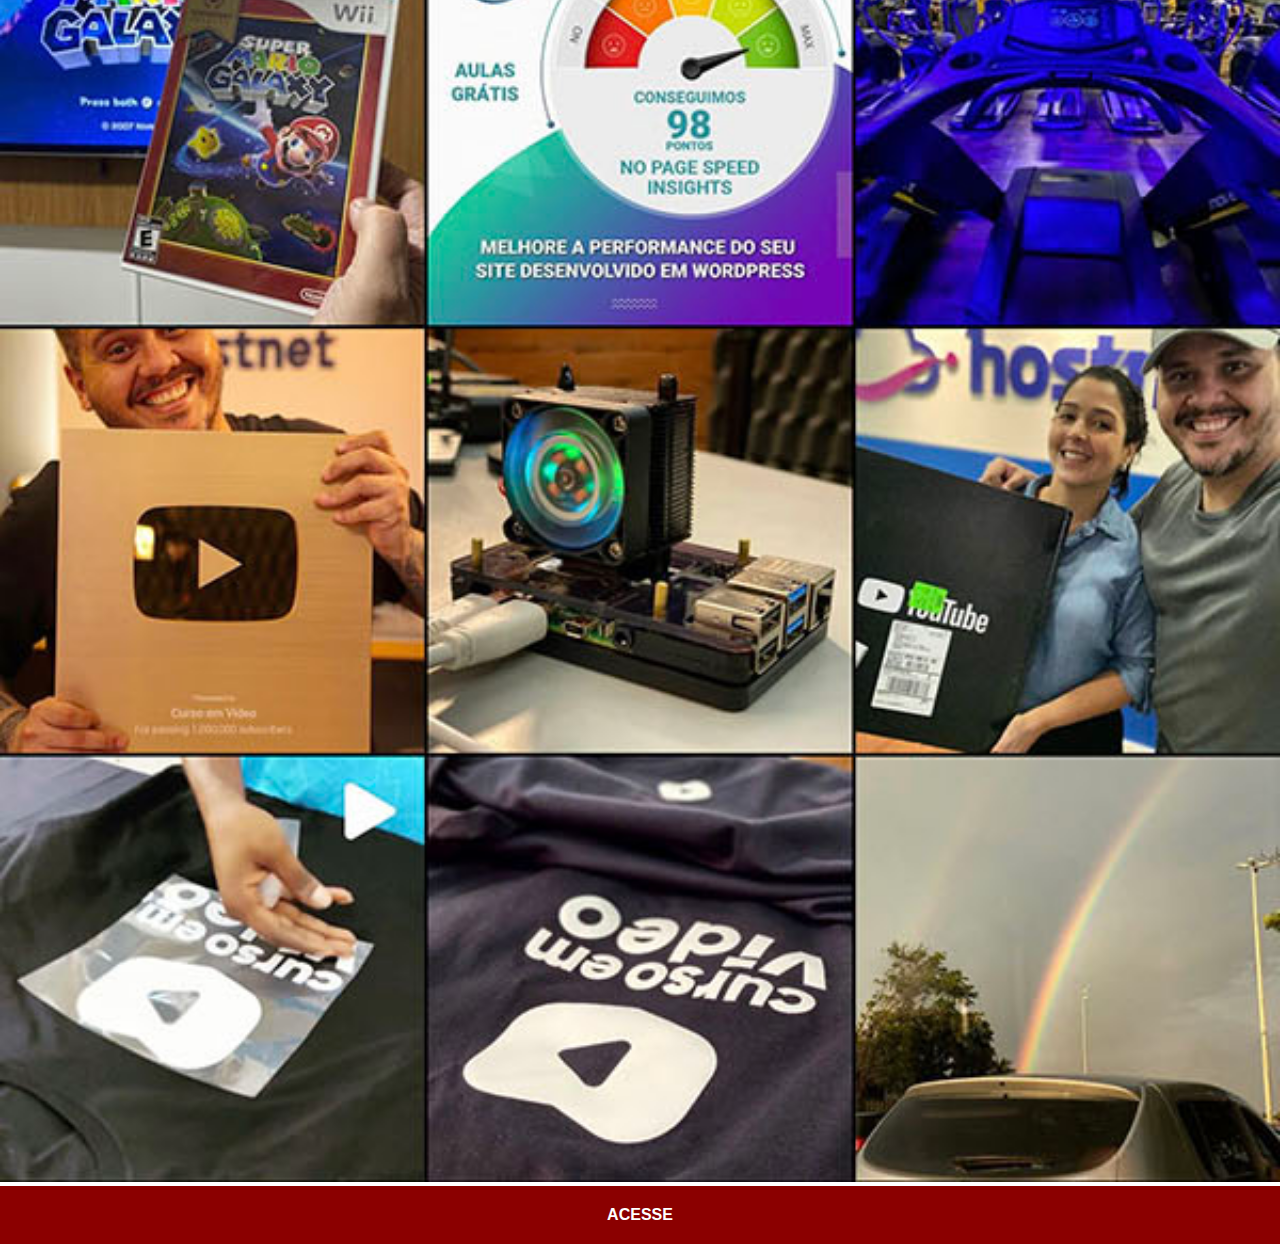
<file: instagram.html>
<!DOCTYPE html>
<html lang="pt-br">
<head>
    <meta charset="UTF-8">
    <meta http-equiv="X-UA-Compatible" content="IE=edge">
    <meta name="viewport" content="width=device-width, initial-scale=1.0">
    <title>Instagram</title>
    <link rel="stylesheet" href="estilos/social.css">
</head>
<body>
    <img src="imagens/tela-instagram.jpg" alt="Instagram">
    <a href="https://www.instagram.com/gustavoguanabara/" target="_blank">ACESSE</a>
    
</body>
</html>
</file>
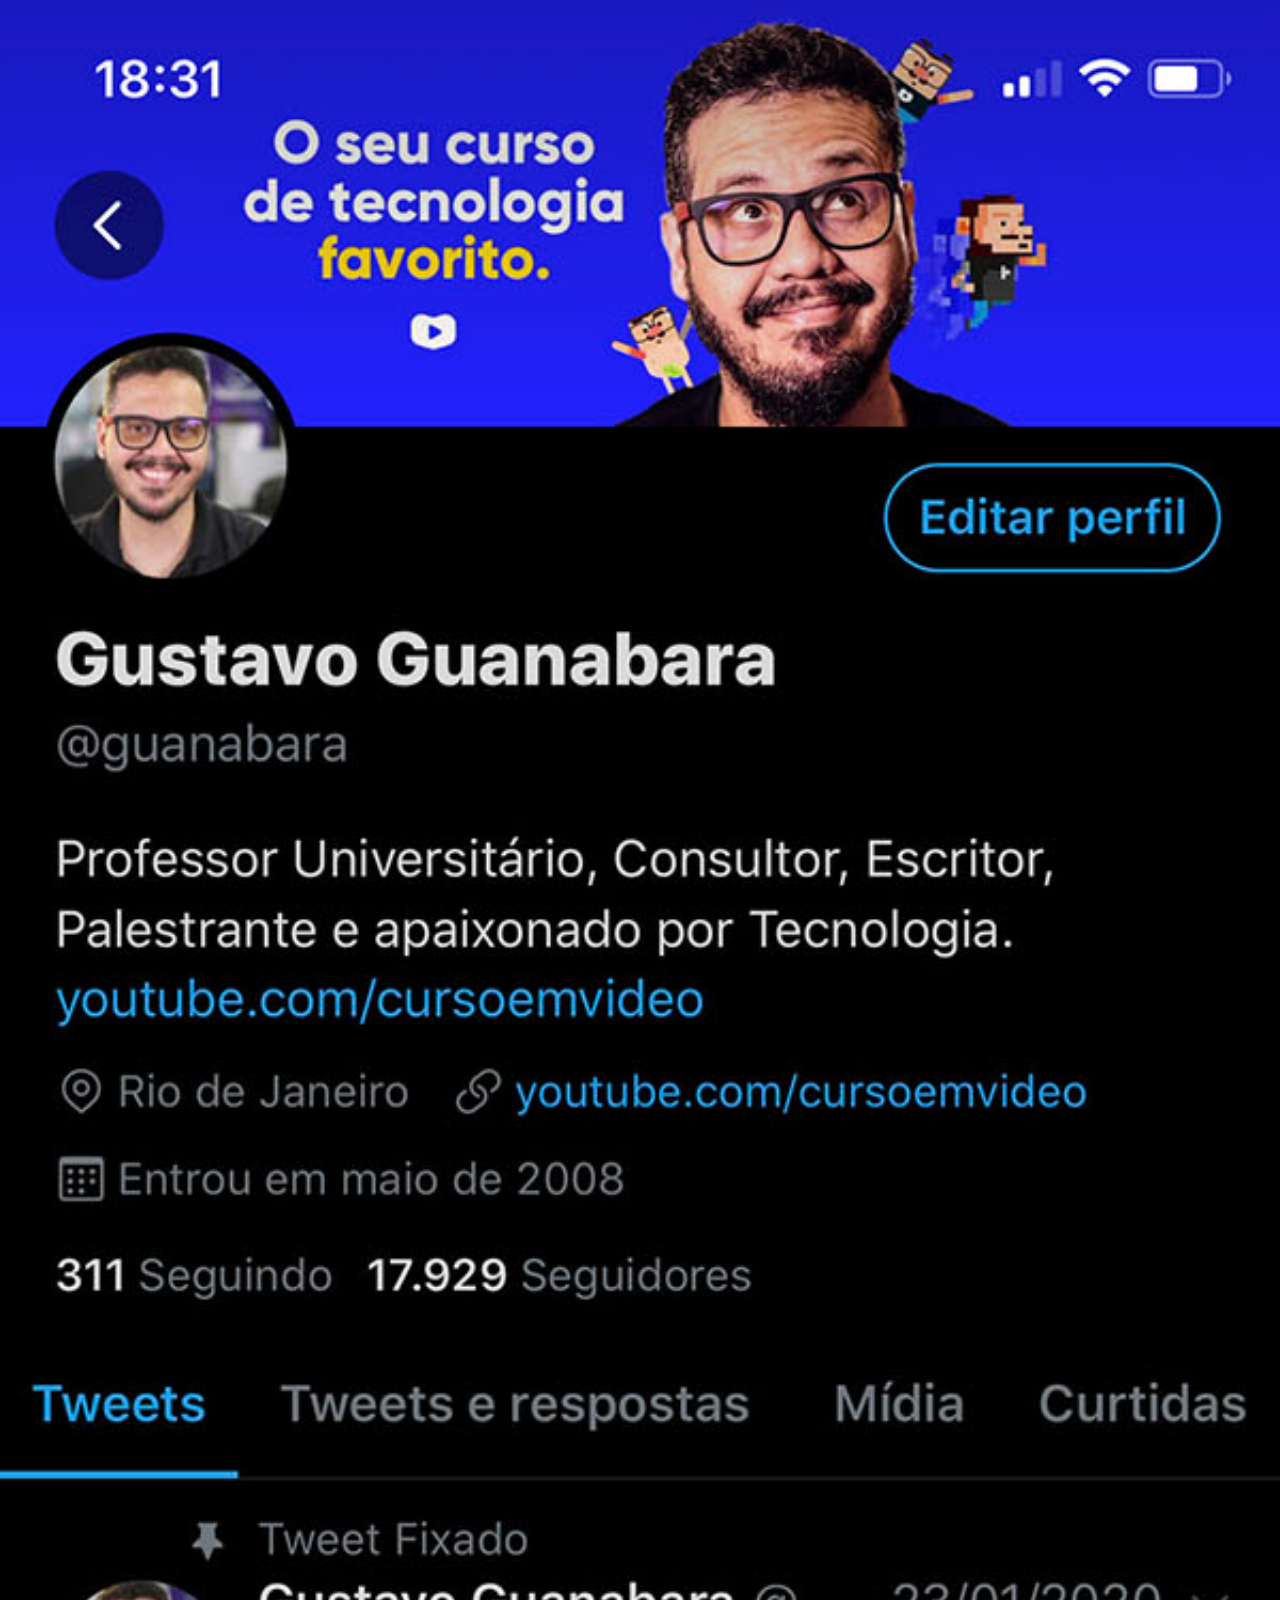
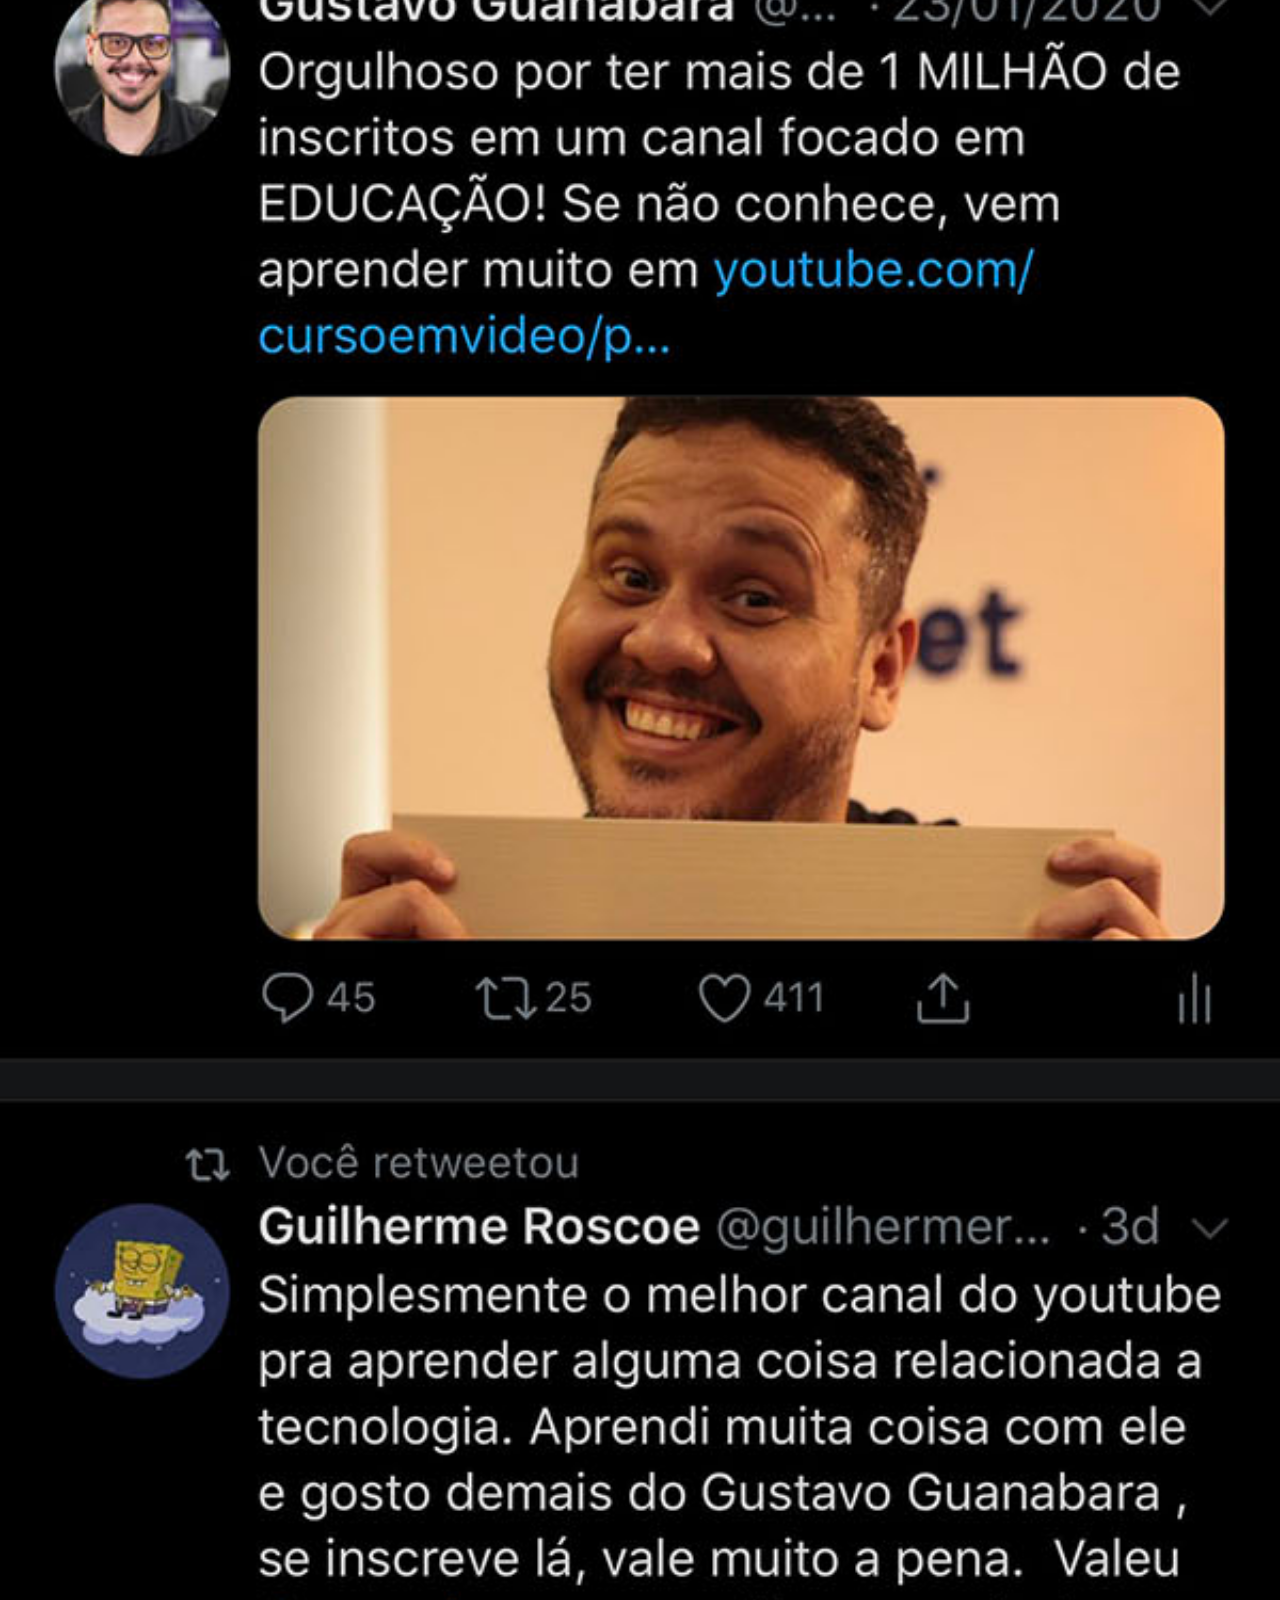
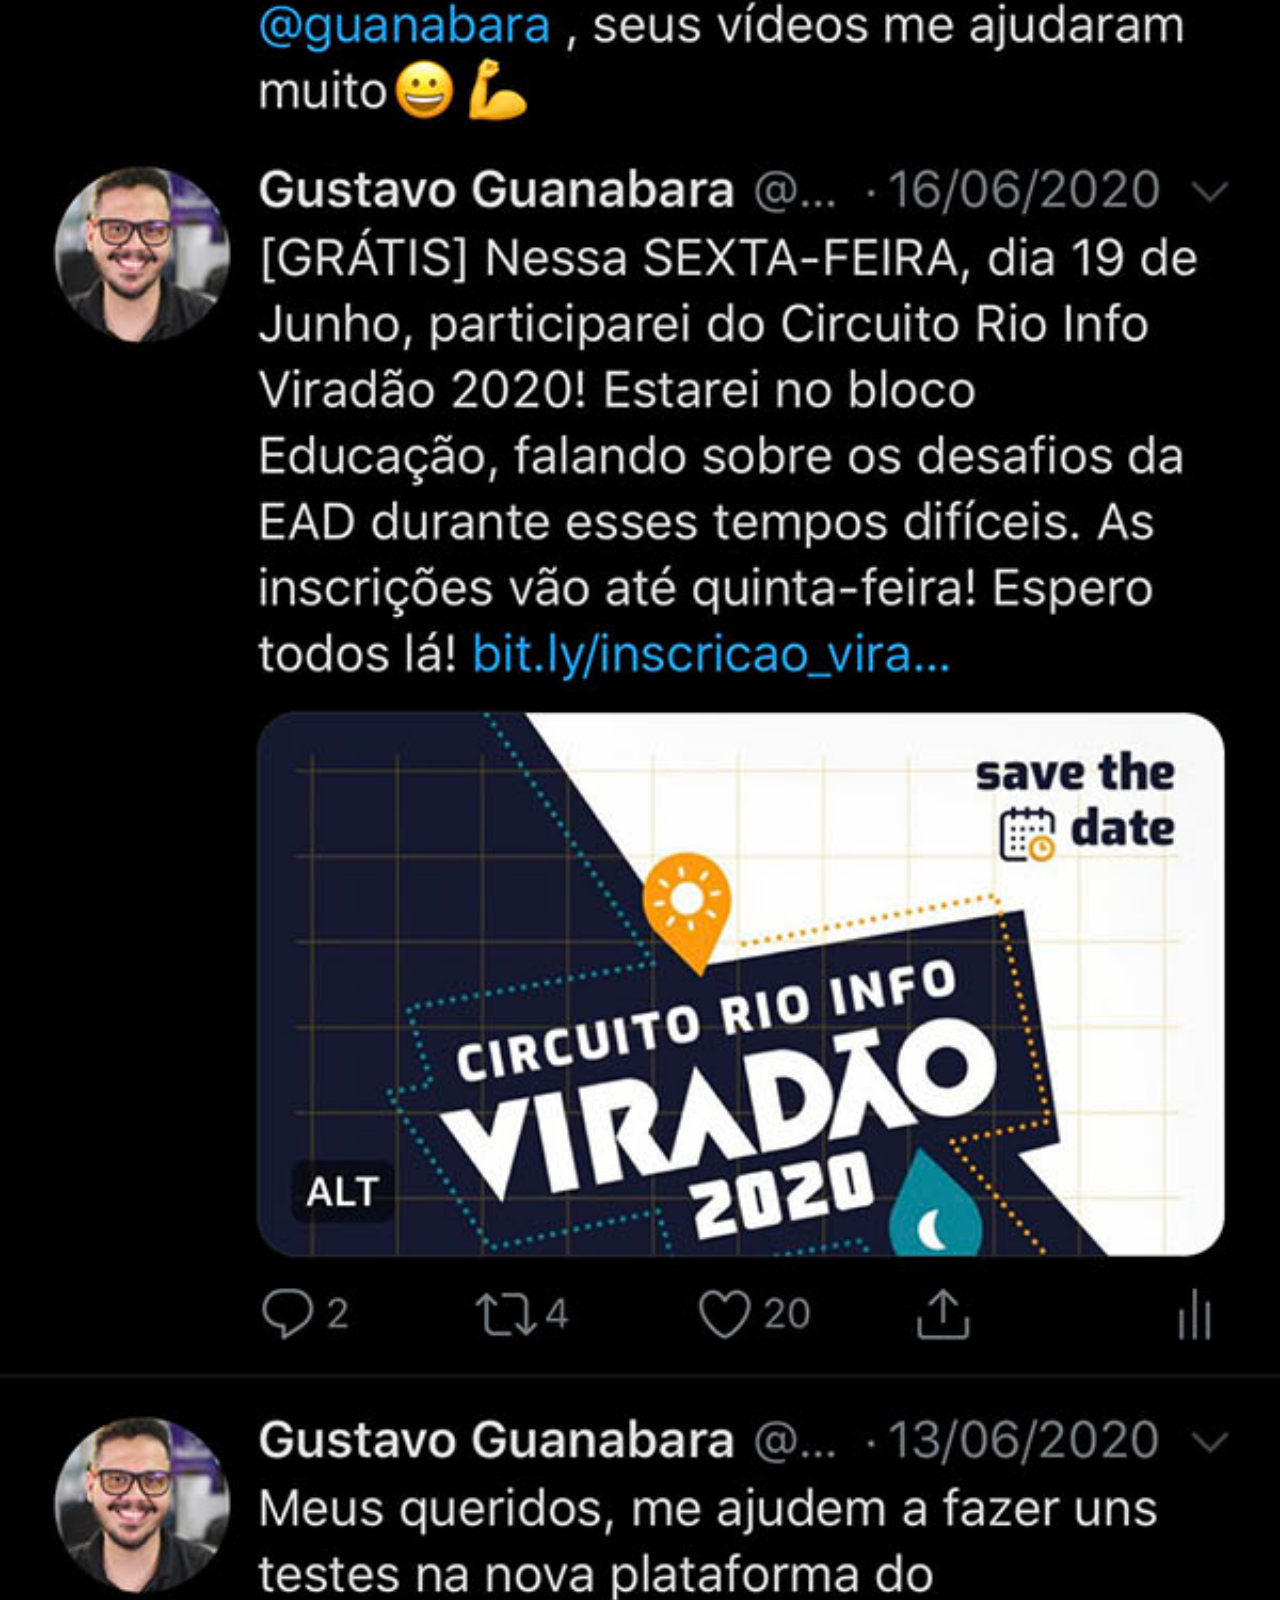
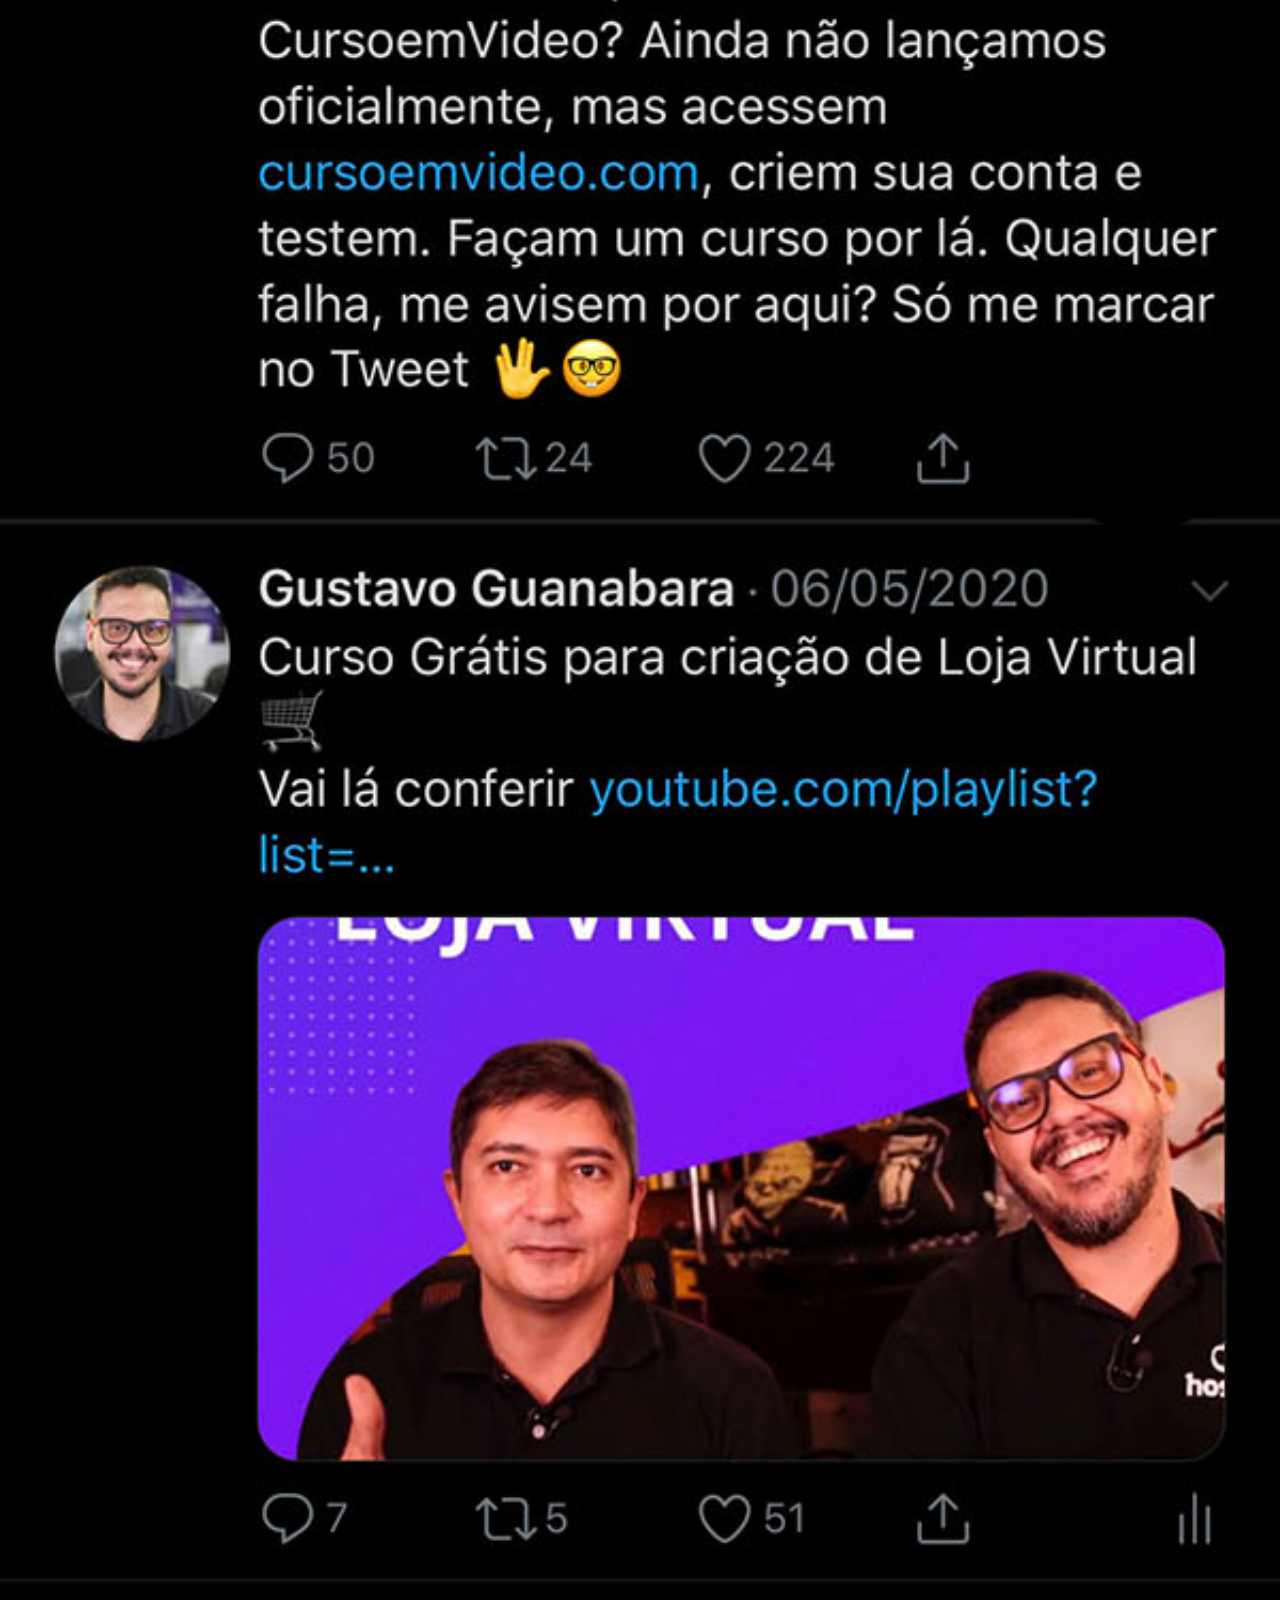
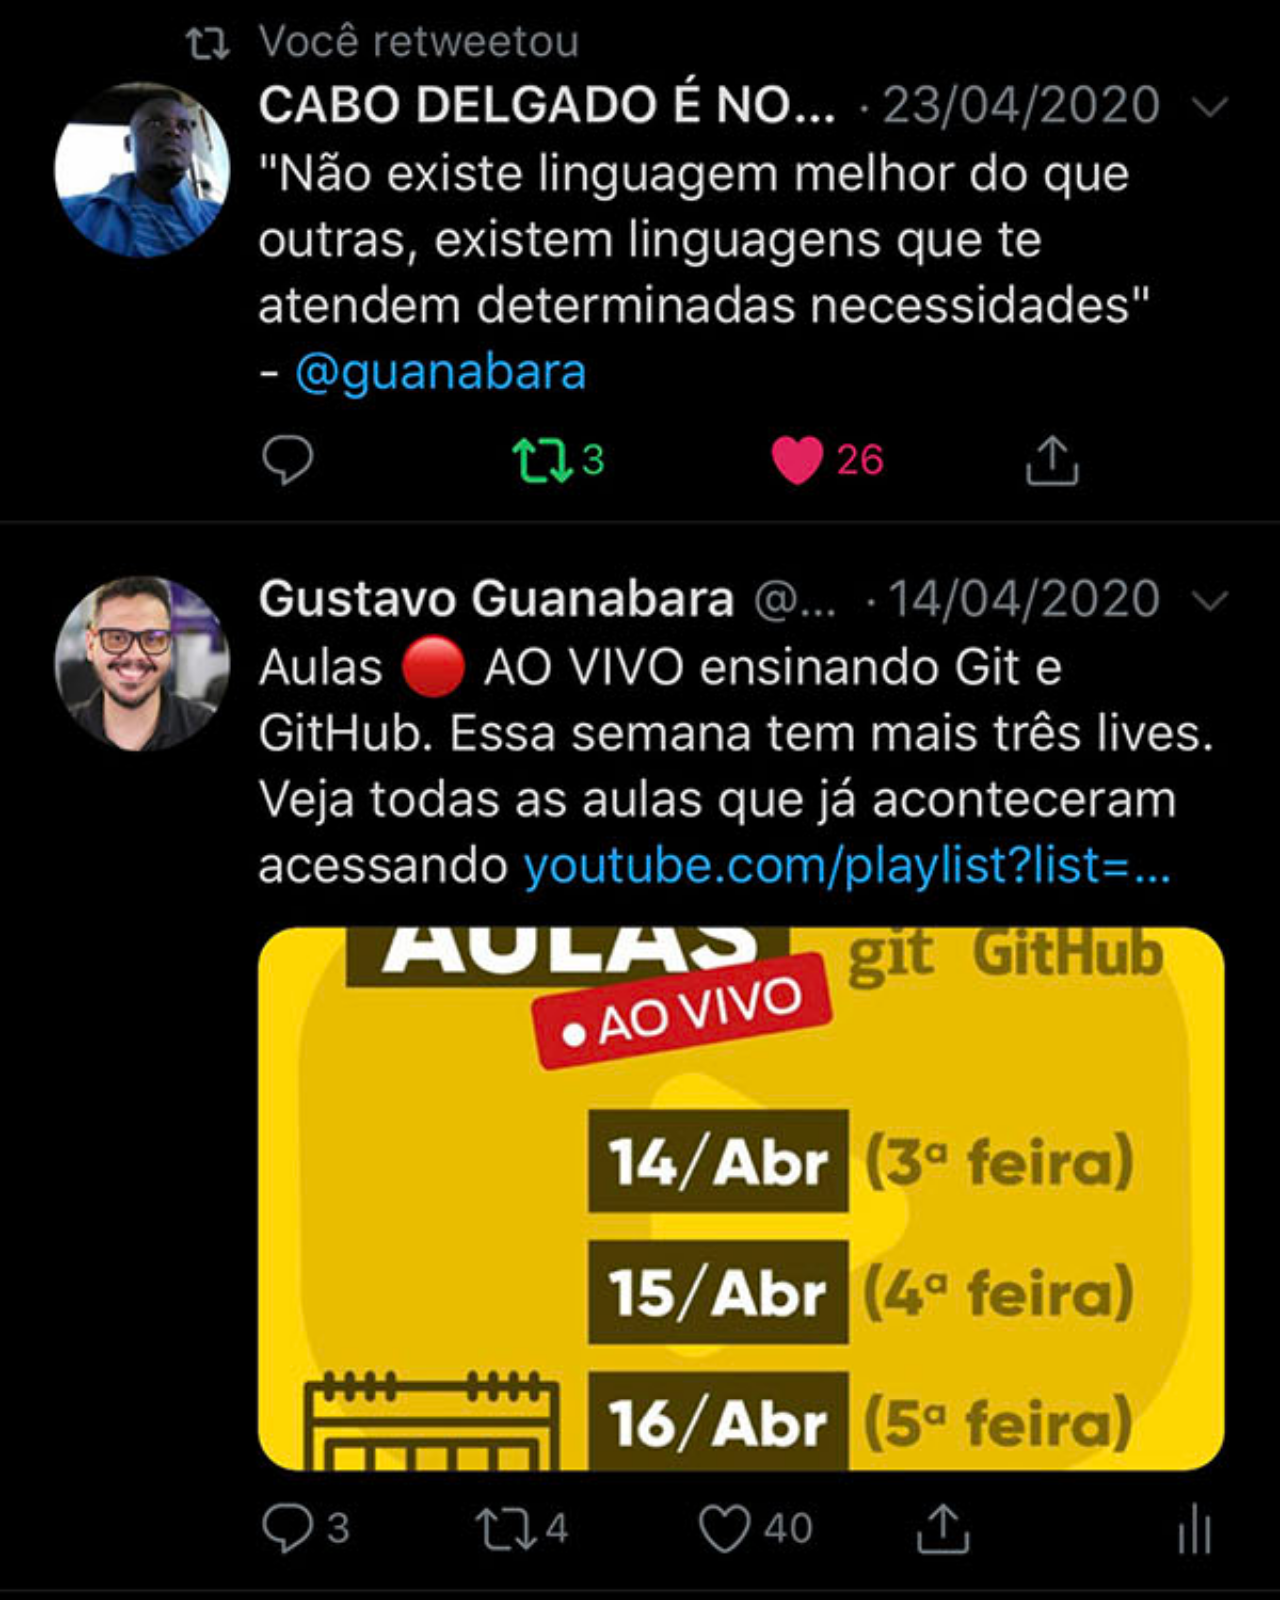
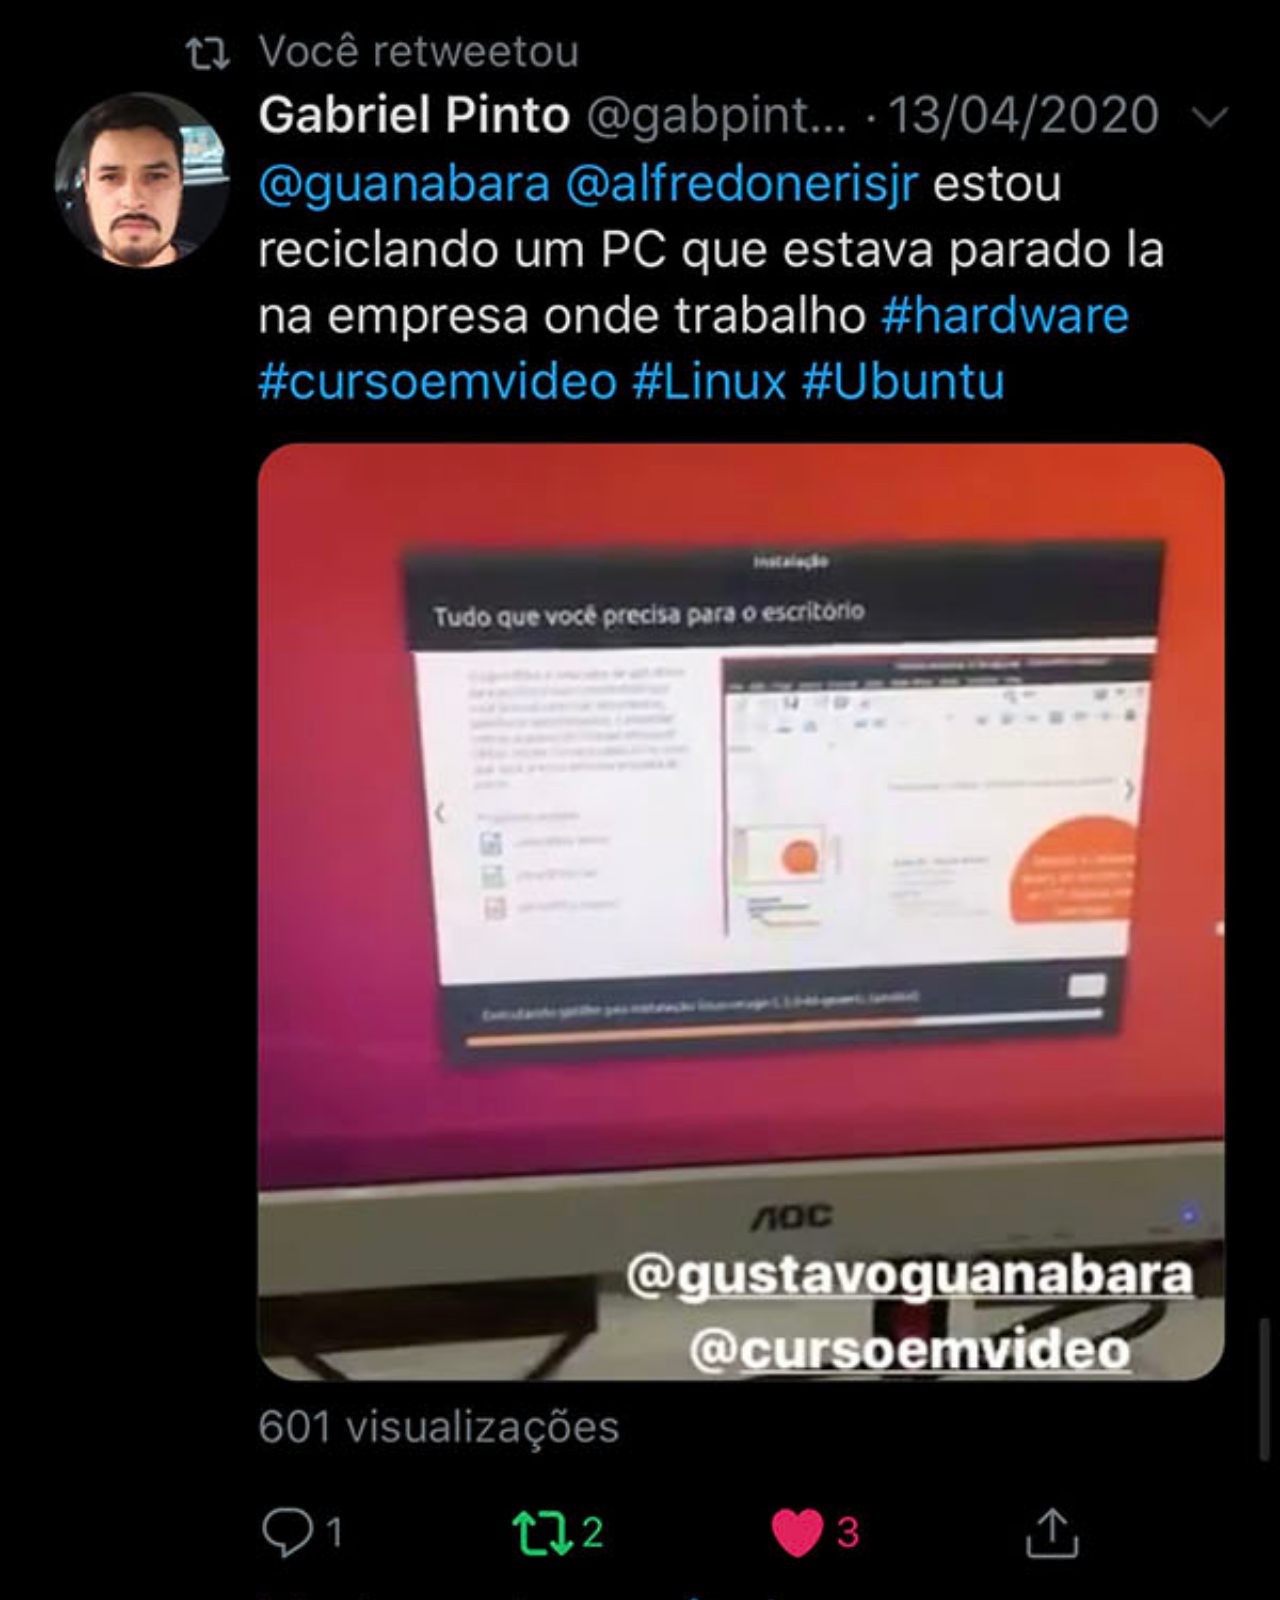
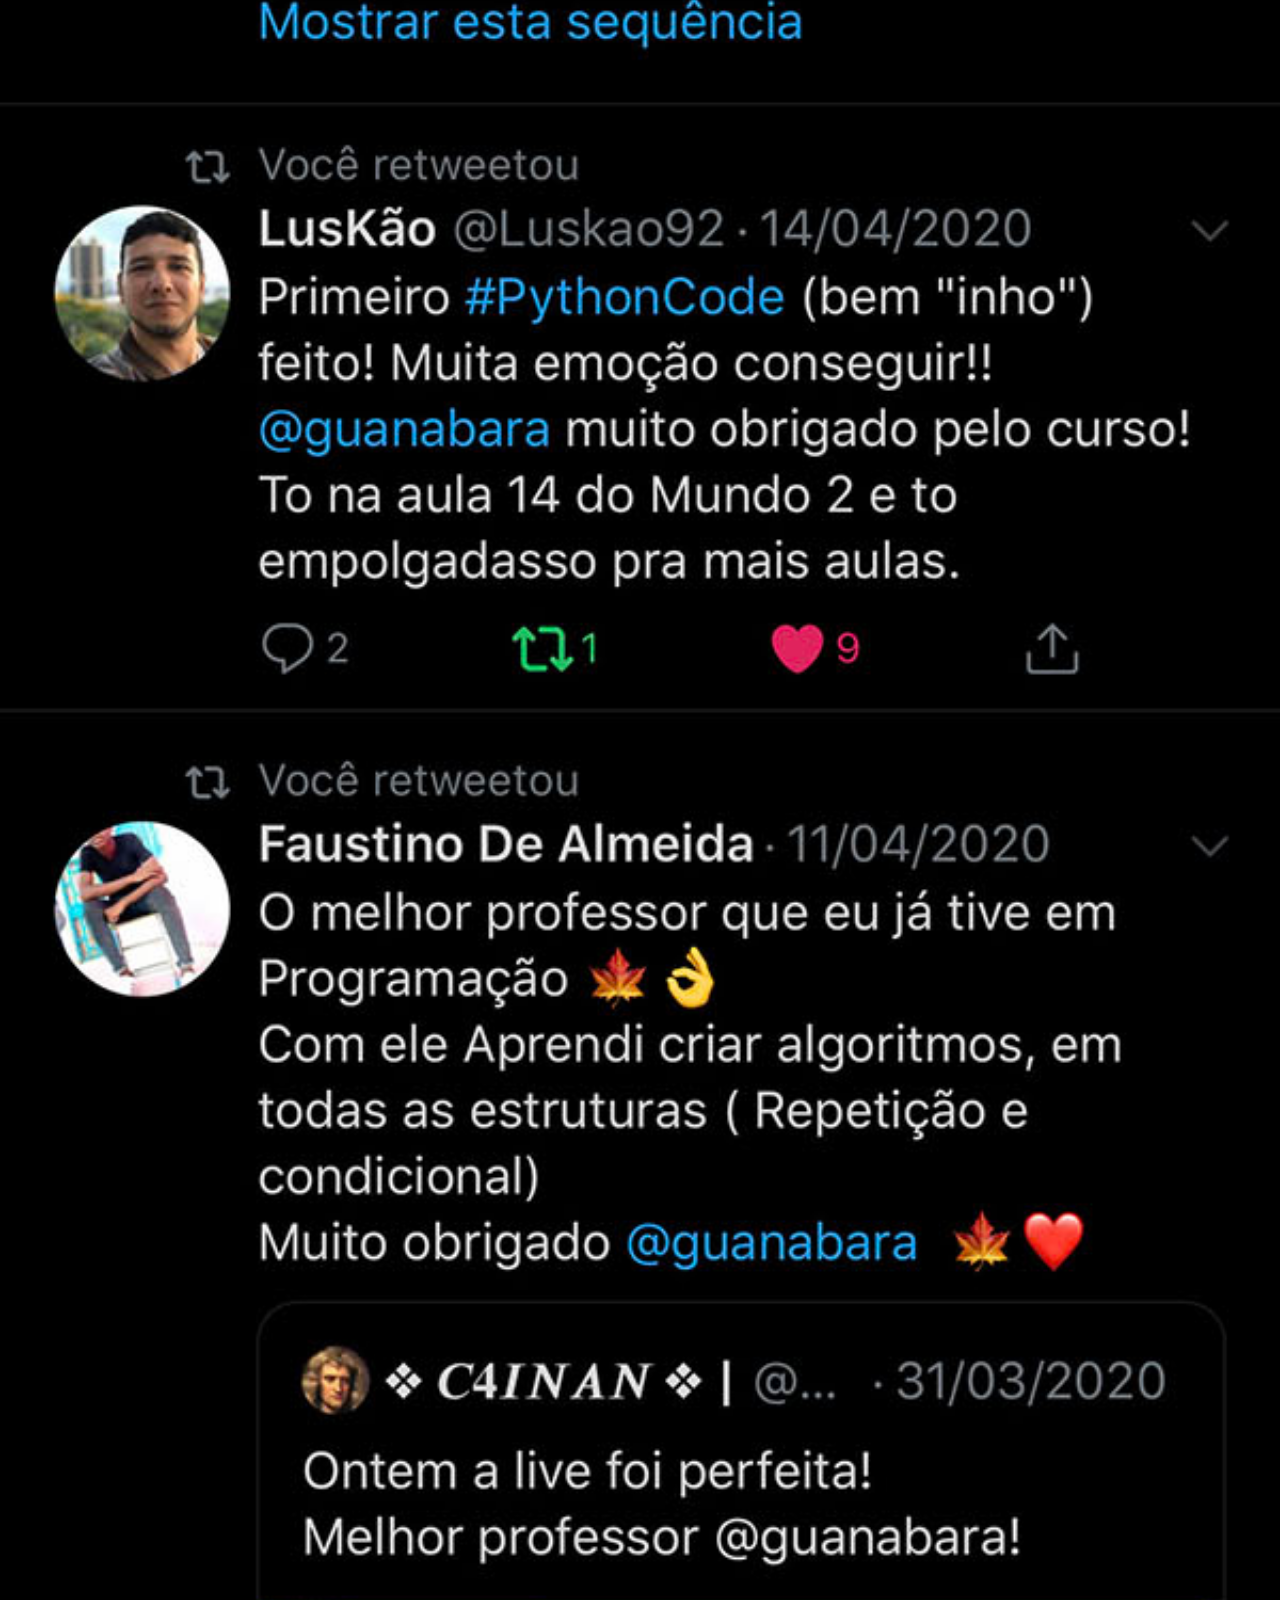
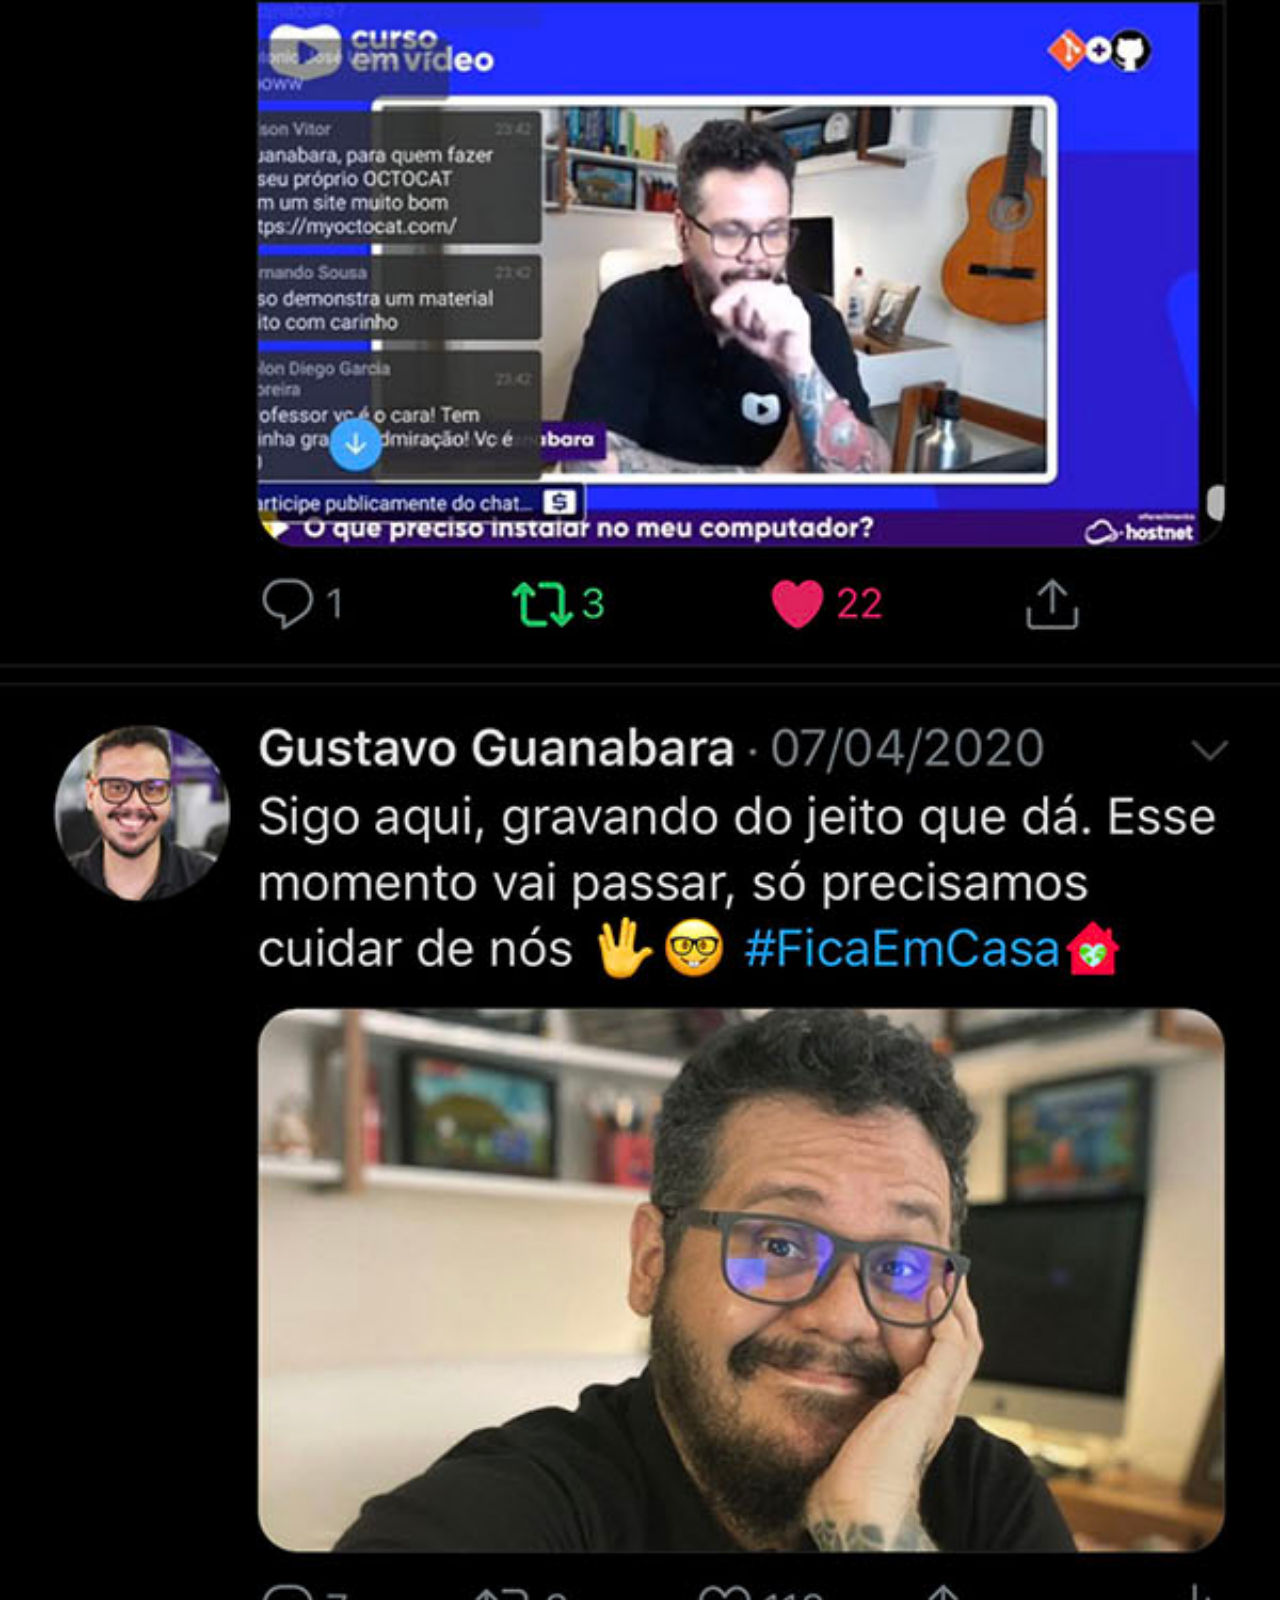
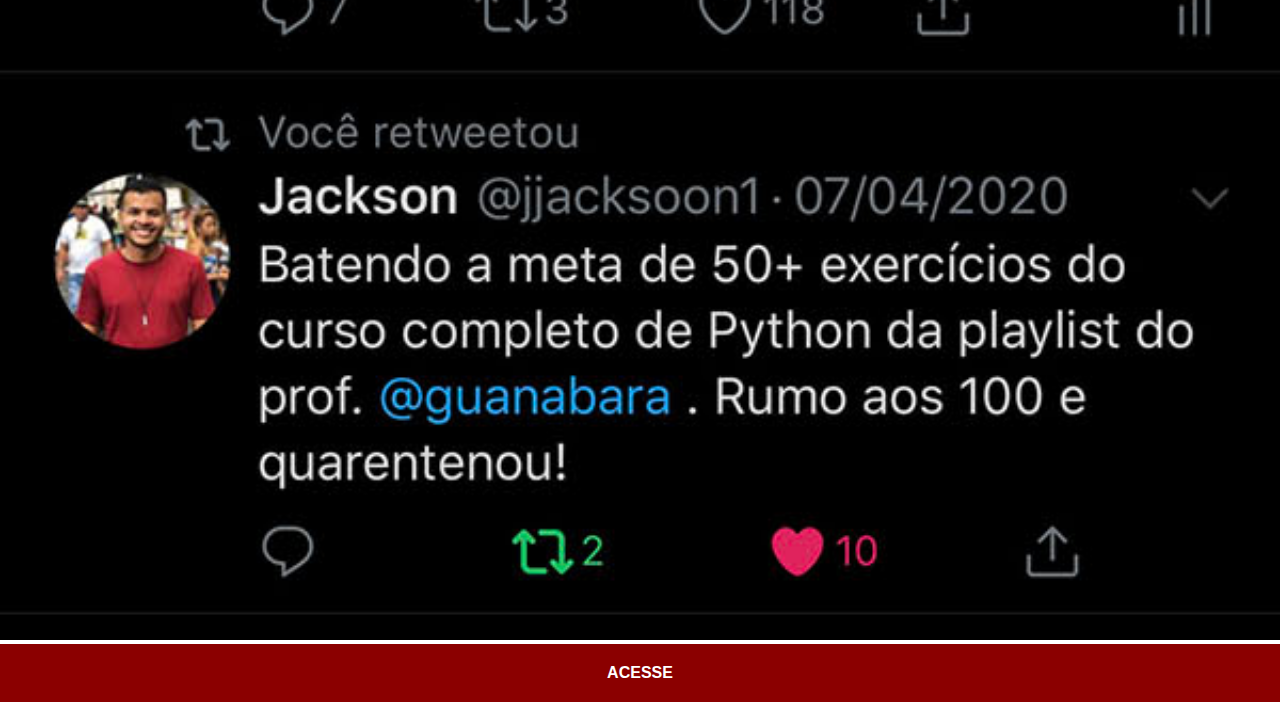
<file: twitter.html>
<!DOCTYPE html>
<html lang="pt-br">
<head>
    <meta charset="UTF-8">
    <meta http-equiv="X-UA-Compatible" content="IE=edge">
    <meta name="viewport" content="width=device-width, initial-scale=1.0">
    <title>Twitter</title>
    <link rel="stylesheet" href="estilos/social.css">
</head>
<body>
    <img src="imagens/tela-twitter.jpg" alt="Twitter">
    <a href="https://twitter.com/guanabara?ref_src=twsrc%5Egoogle%7Ctwcamp%5Eserp%7Ctwgr%5Eauthor" target="_blank">ACESSE</a>
    
</body>
</html>
</file>
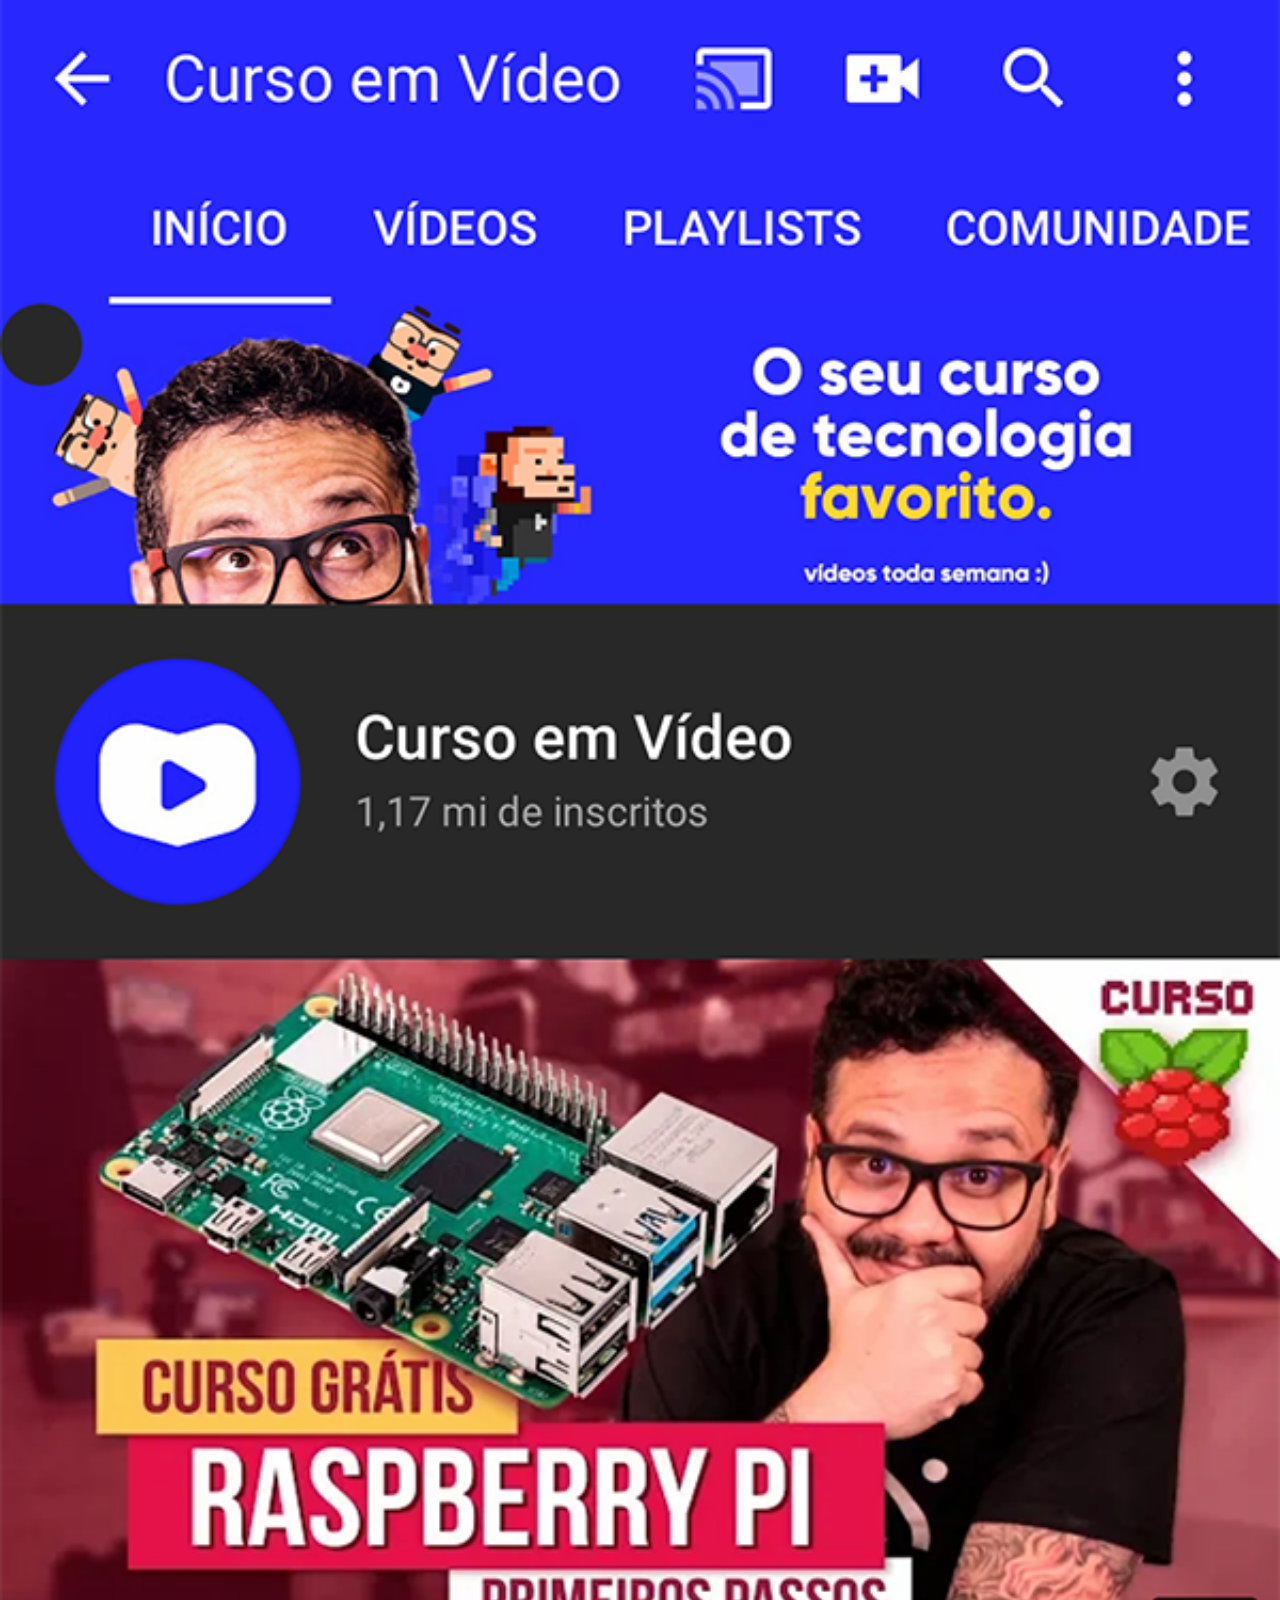
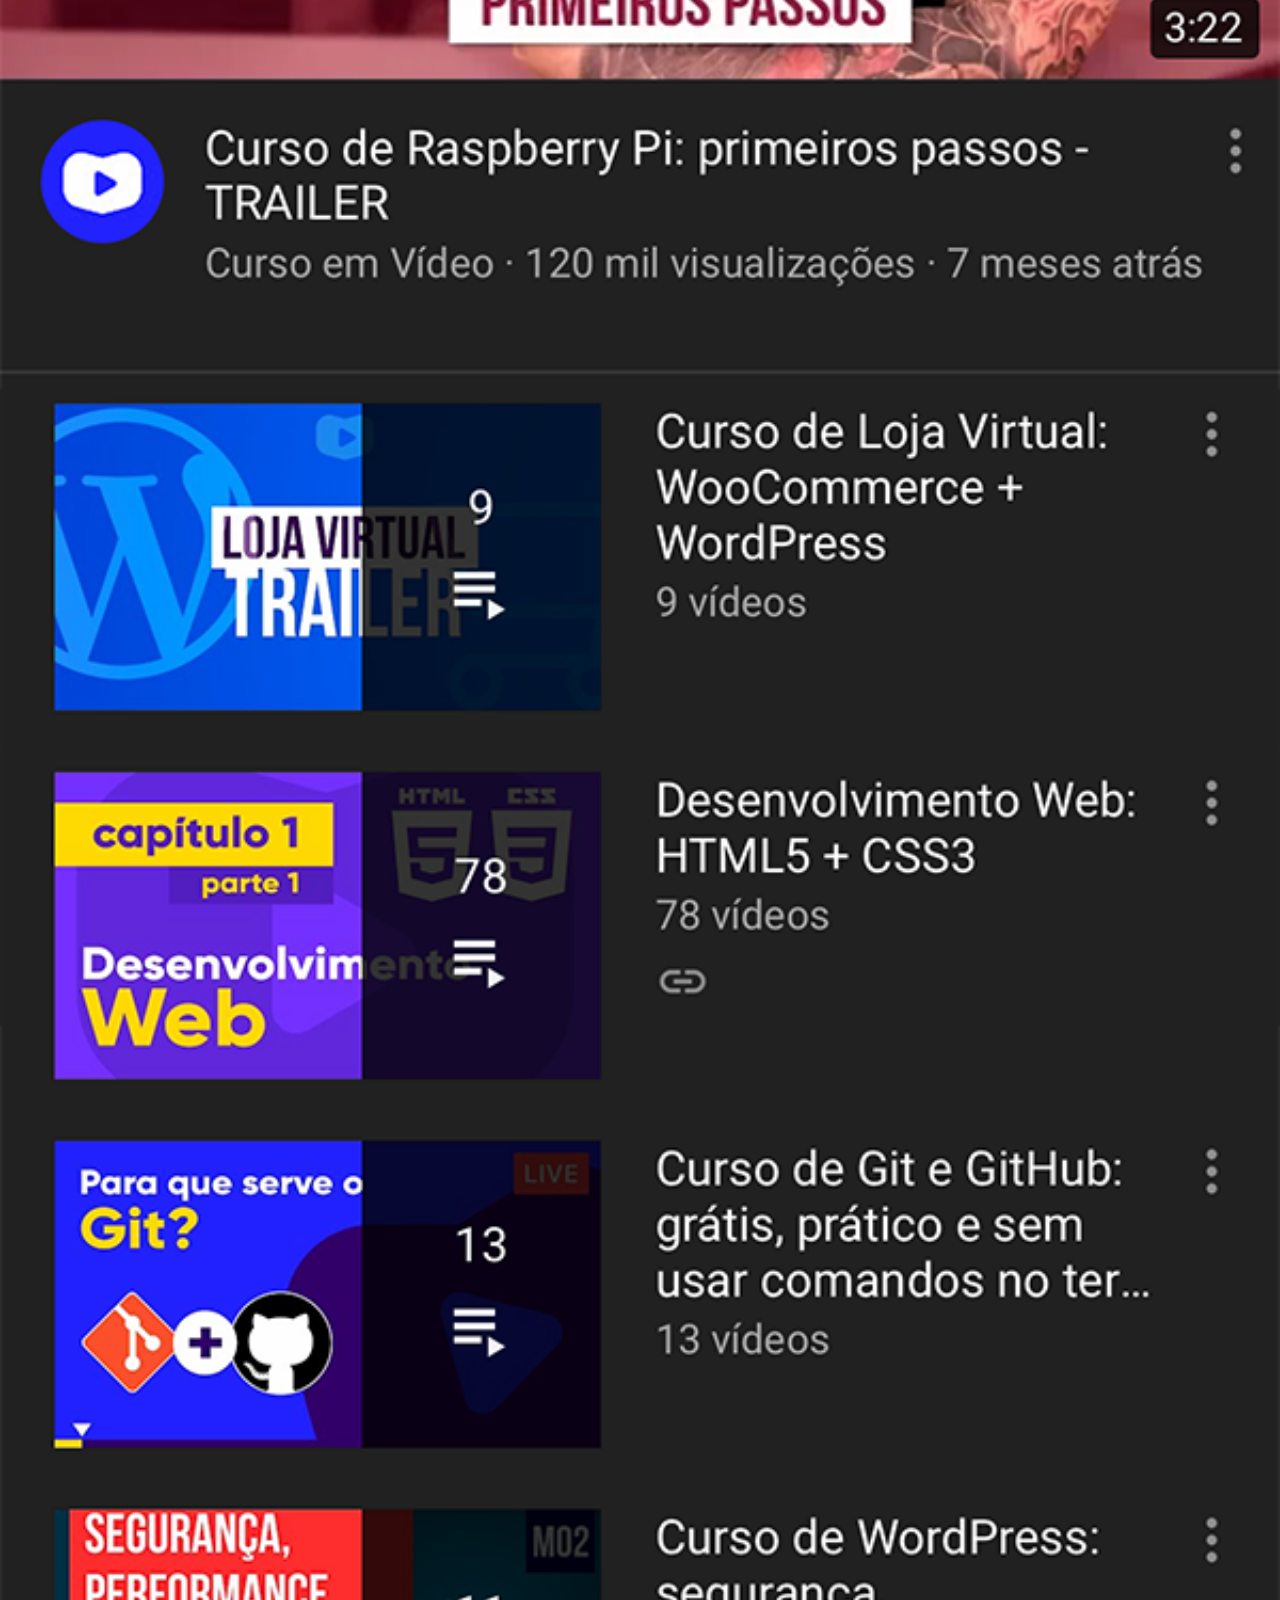
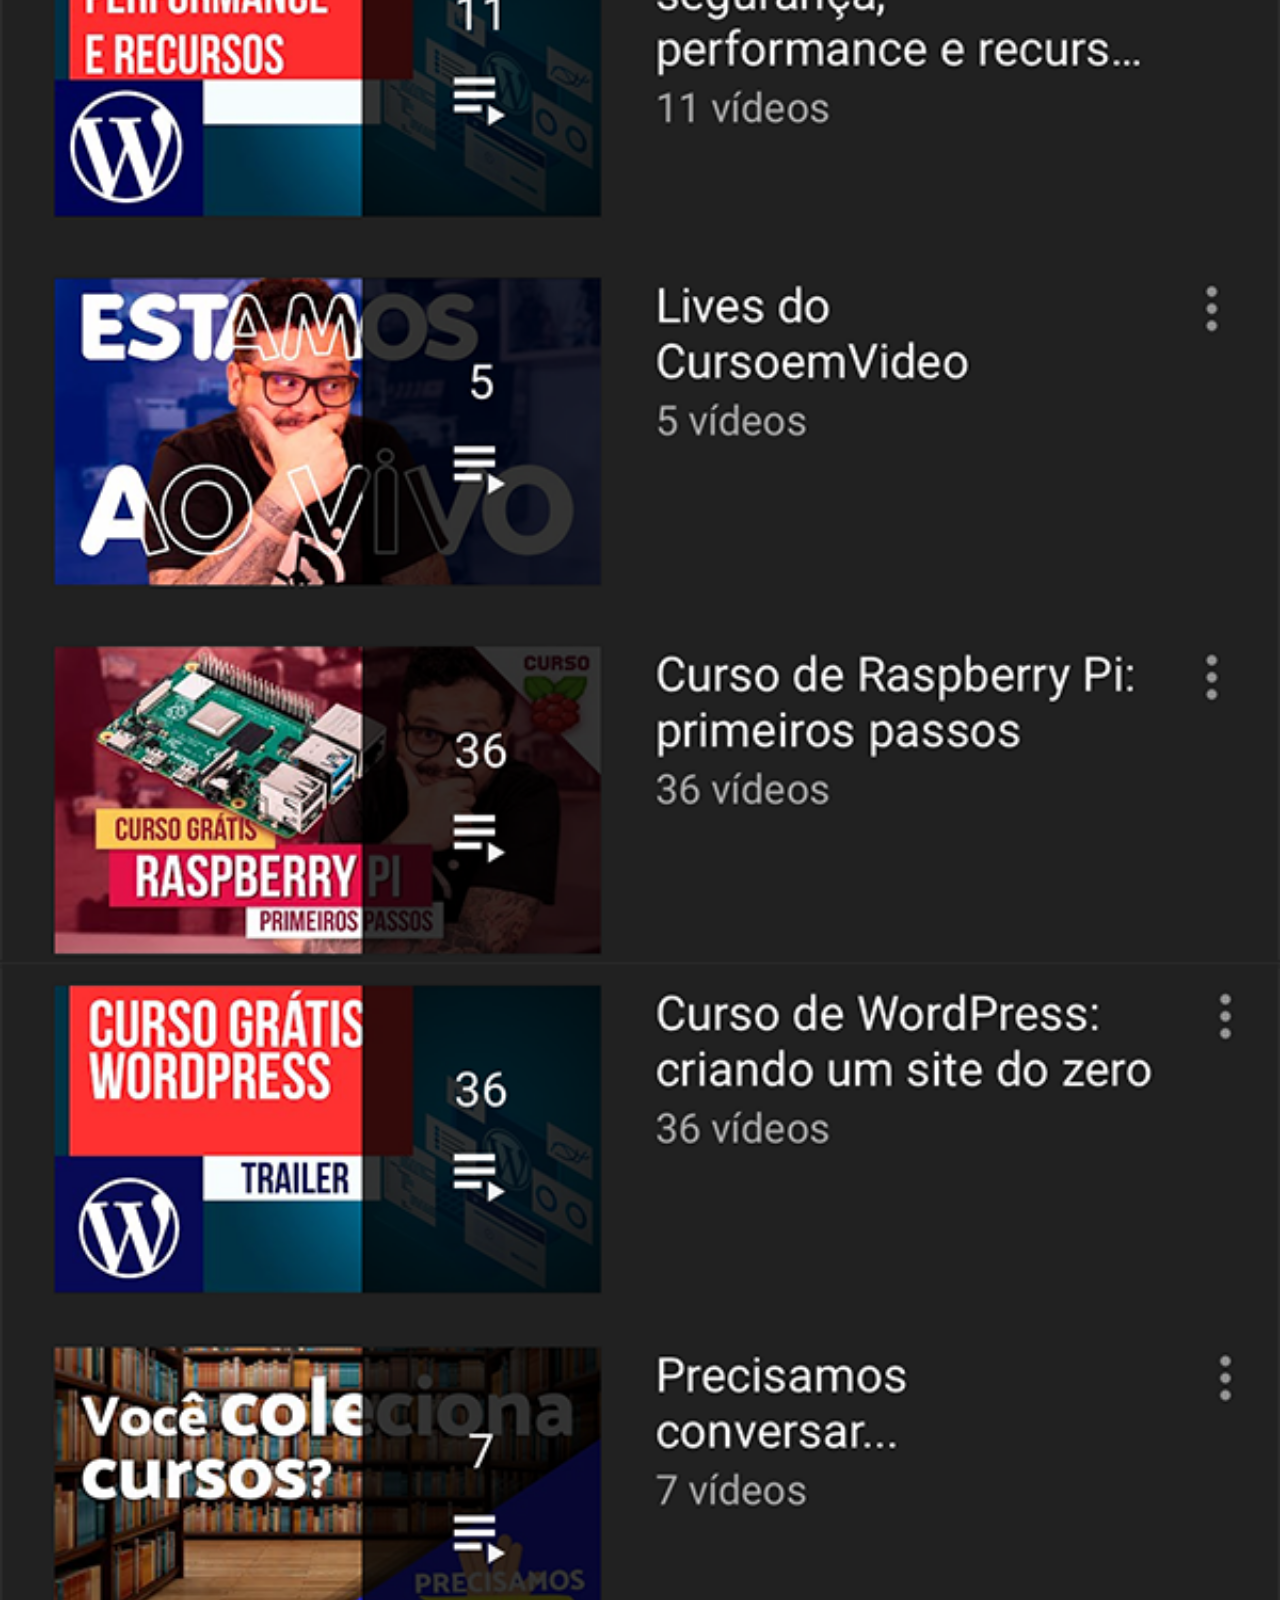
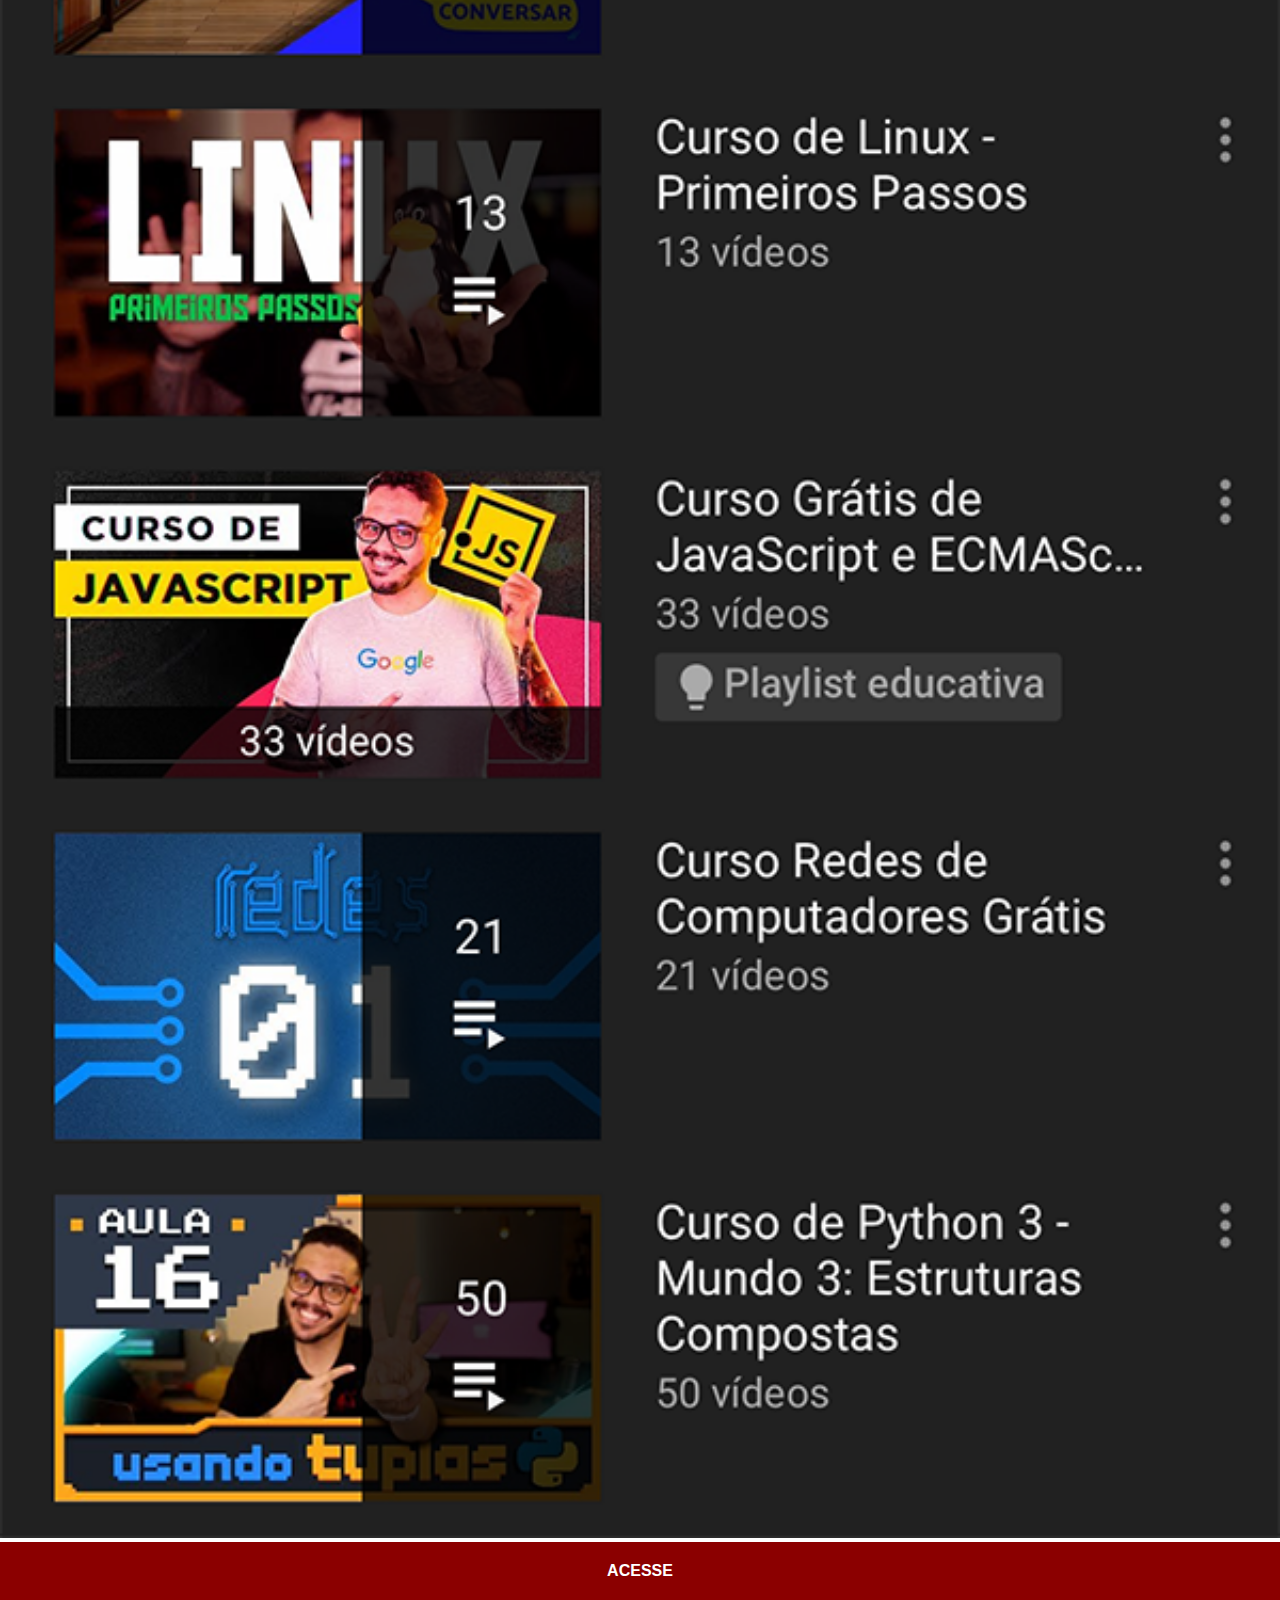
<file: youtube.html>
<!DOCTYPE html>
<html lang="pt-br">
<head>
    <meta charset="UTF-8">
    <meta http-equiv="X-UA-Compatible" content="IE=edge">
    <meta name="viewport" content="width=device-width, initial-scale=1.0">
    <title>YouTube</title>
    <style>
        *{
        margin: 0px;
        padding: 0px;
        font-family: Arial, Helvetica, sans-serif;
    }
/*ESCONDE A BARRA DE ROLAGEM*/
    ::-webkit-scrollbar {
        width: 0px;
        height: 0px;
    }

    img{
        width: 100vw;
    }

    a{
        display: block;
        background-color: darkred;
        padding: 20px;
        text-align: center;
        font-weight: bolder;
        text-decoration: none;
        color: white;
    }

    a:hover {
        background-color: red;
    }

</style>
</head>
<body>
    <img src="imagens/tela-youtube.png" alt="YouTube">
    <a href="https://www.youtube.com/@CursoemVideo" target="_blank">ACESSE</a>
    
</body>
</html>
</file>
<file: estilos/style.css>
@charset "UTF-8";

* {
    margin: 0px;
    padding: 0px;
    font-family: Arial, Helvetica, sans-serif;
}

html, body {
    height: 100vh;
    width: 100vw;
    background-color: black;
}

body{
    background: url('../imagens/fundo-madeira.jpg') no-repeat top center;
    background-size: cover;
}

main {
    height: 100vh;
    position: relative;
    background-attachment: fixed;
}

section#telefone {
    position: absolute;
    top: 50%;
    left: 50%;
    transform: translate(-50%, -50%);

    height: 627px;
    width: 311px;
    background: url('../imagens/frame-iphone.png') no-repeat;
}

iframe#tela {
    position: relative;
    top: 80px;
    left: 22px;
    width: 267px;
    height: 471px;
}

section#redes-sociais {
    text-align: right;
}
section#redes-sociais img {
    width: 50px;
    margin: 10px;
    border-radius: 50%;
    box-shadow: 2px 2px 5px rgba(0, 0, 0, 0.425);
    box-sizing: border-box;
}

section#redes-sociais img:hover {
    border: 1.5px solid rgba(255, 255, 255, 0.61);
    transform: translate(-3px, -3px);
    box-shadow: 5px 5px 10px rgba(0, 0, 0, 0.603);
    transition: transform 0.3s, border 0.4s;
}
</file>
<file: estilos/social.css>
@charset "UTF-8";

* {
    margin: 0px;
    padding: 0px;
    font-family: Arial, Helvetica, sans-serif;
}
/*ESCONDE A BARRA DE ROLAGEM*/
::-webkit-scrollbar {
    width: 0px;
    height: 0px;
}

img{
    width: 100vw;
}

a{
    display: block;
    background-color: darkred;
    padding: 20px;
    text-align: center;
    font-weight: bolder;
    text-decoration: none;
    color: white;
}

a:hover {
    background-color: red;
}
</file>
